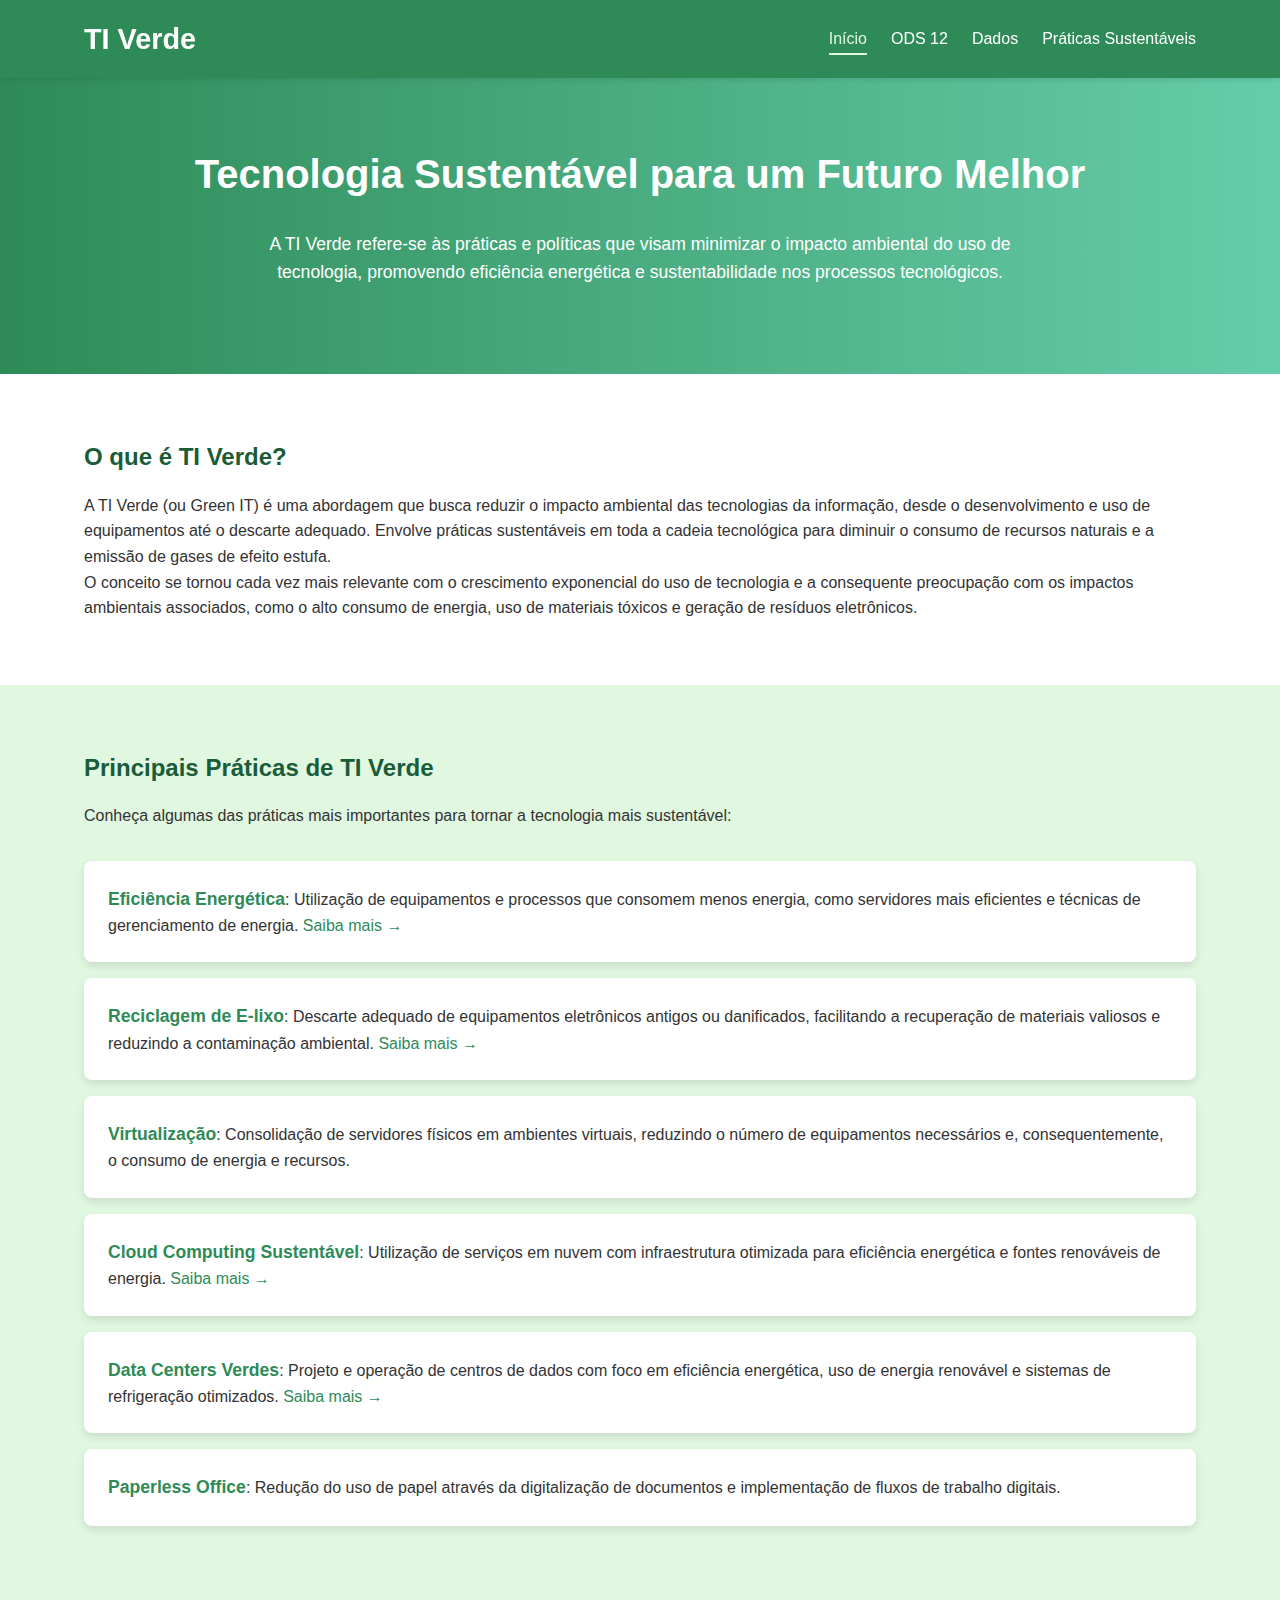
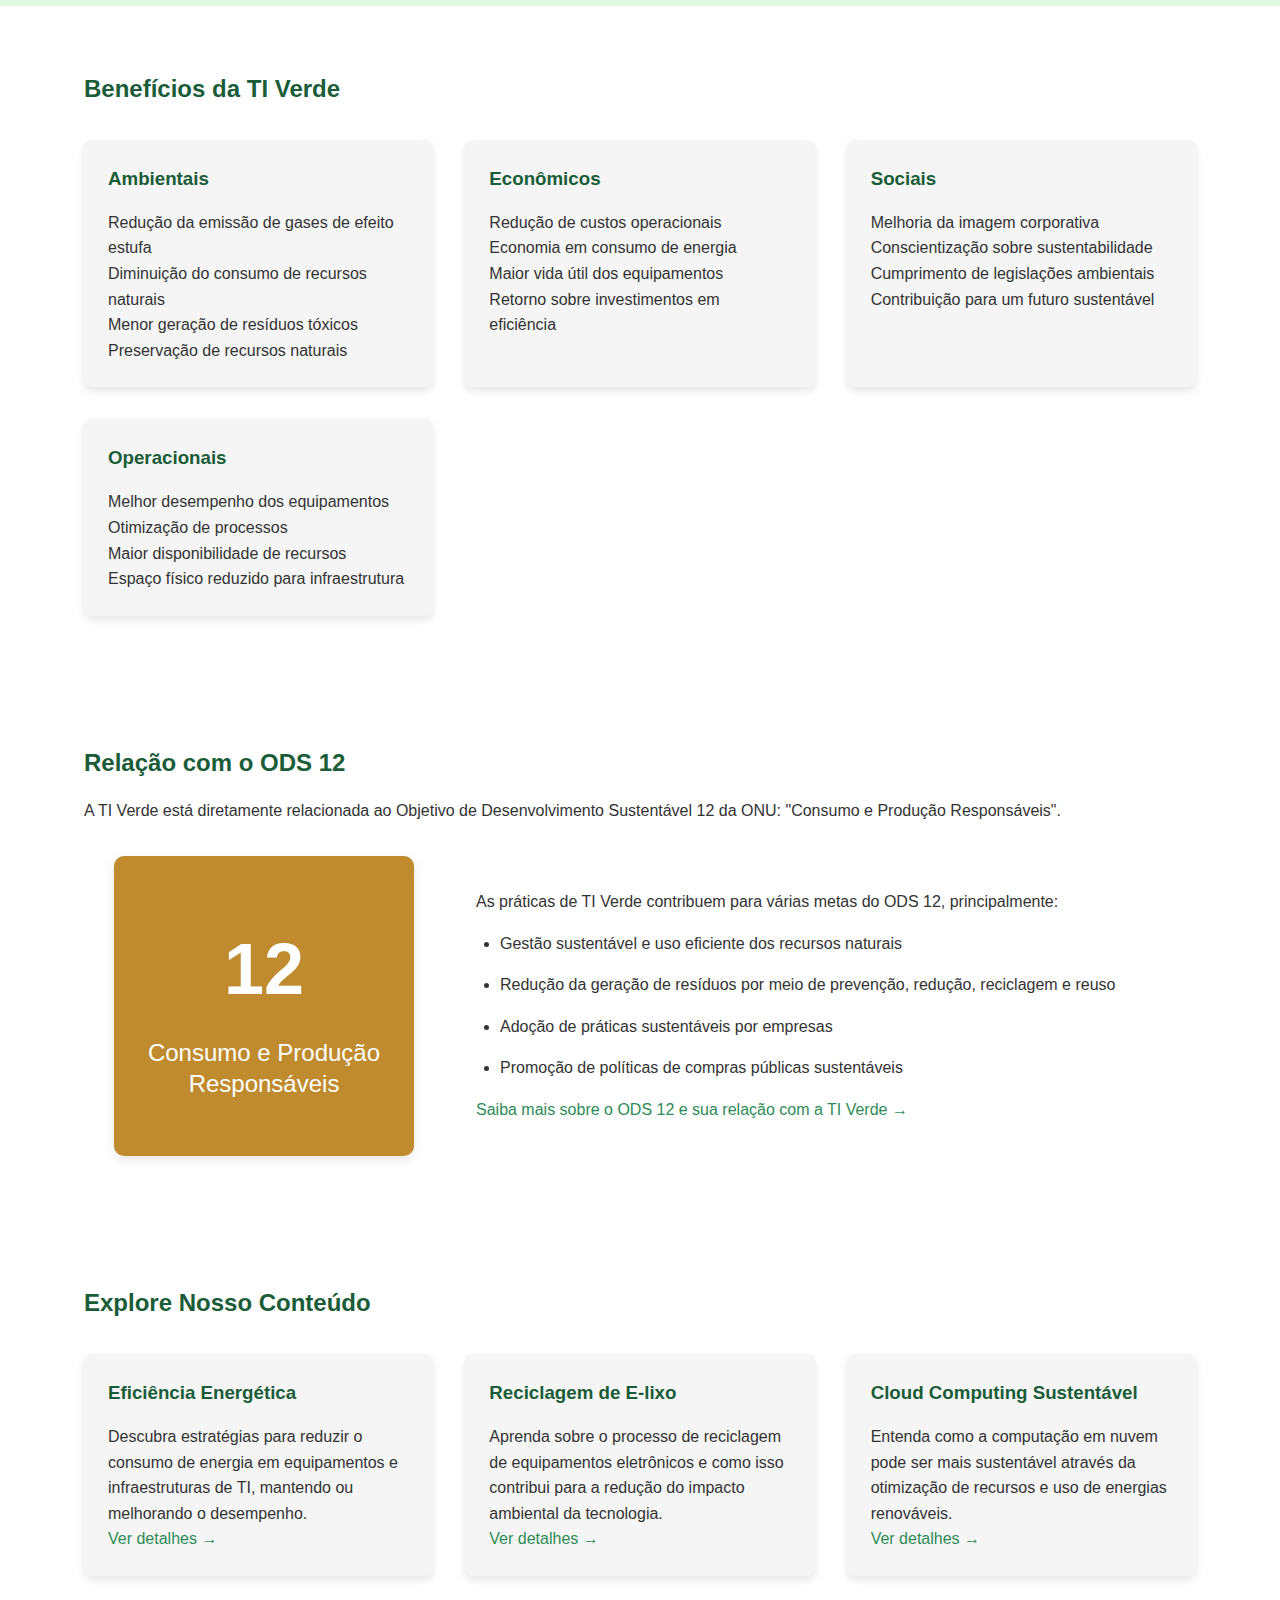
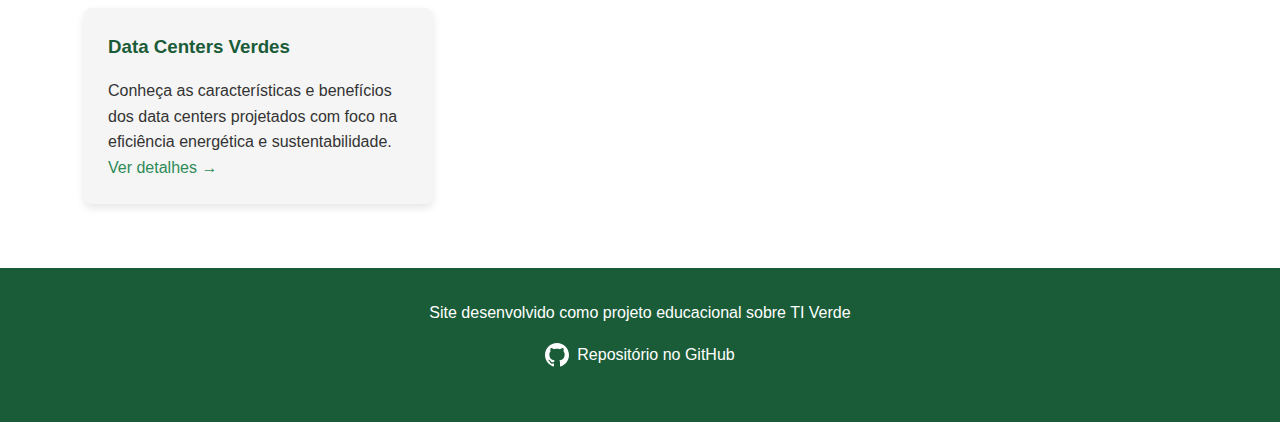
<file: index.html>
<!DOCTYPE html>
<html lang="pt-br">
<head>
    <meta charset="UTF-8">
    <meta name="viewport" content="width=device-width, initial-scale=1.0">
    <title>TI Verde - Tecnologia Sustentável</title>
    <link rel="stylesheet" href="css/styles.css">
</head>
<body>
    <header>
        <div class="container">
            <h1>TI Verde</h1>
            <nav>
                <ul>
                    <li><a href="index.html" class="active">Início</a></li>
                    <li><a href="ods12.html">ODS 12</a></li>
                    <li><a href="dados.html">Dados</a></li>
                    <li class="dropdown">
                        <a href="javascript:void(0)" class="dropbtn">Práticas Sustentáveis</a>
                        <div class="dropdown-content">
                            <a href="eficiencia-energetica.html">Eficiência Energética</a>
                            <a href="reciclagem-e-lixo.html">Reciclagem de E-lixo</a>
                            <a href="cloud-sustentavel.html">Cloud Computing</a>
                            <a href="datacenters-verdes.html">Data Centers Verdes</a>
                        </div>
                    </li>
                </ul>
            </nav>
        </div>
    </header>

    <main>
        <section class="hero">
            <div class="container">
                <h2>Tecnologia Sustentável para um Futuro Melhor</h2>
                <p>A TI Verde refere-se às práticas e políticas que visam minimizar o impacto ambiental do uso de tecnologia, promovendo eficiência energética e sustentabilidade nos processos tecnológicos.</p>
            </div>
        </section>

        <section class="content-section">
            <div class="container">
                <h2>O que é TI Verde?</h2>
                <p>A TI Verde (ou Green IT) é uma abordagem que busca reduzir o impacto ambiental das tecnologias da informação, desde o desenvolvimento e uso de equipamentos até o descarte adequado. Envolve práticas sustentáveis em toda a cadeia tecnológica para diminuir o consumo de recursos naturais e a emissão de gases de efeito estufa.</p>
                
                <p>O conceito se tornou cada vez mais relevante com o crescimento exponencial do uso de tecnologia e a consequente preocupação com os impactos ambientais associados, como o alto consumo de energia, uso de materiais tóxicos e geração de resíduos eletrônicos.</p>
            </div>
        </section>

        <section class="practices-section">
            <div class="container">
                <h2>Principais Práticas de TI Verde</h2>
                <p>Conheça algumas das práticas mais importantes para tornar a tecnologia mais sustentável:</p>
                
                <ul class="practices-list">
                    <li>
                        <strong>Eficiência Energética</strong>: Utilização de equipamentos e processos que consomem menos energia, como servidores mais eficientes e técnicas de gerenciamento de energia. <a href="eficiencia-energetica.html">Saiba mais &rarr;</a>
                    </li>
                    <li>
                        <strong>Reciclagem de E-lixo</strong>: Descarte adequado de equipamentos eletrônicos antigos ou danificados, facilitando a recuperação de materiais valiosos e reduzindo a contaminação ambiental. <a href="reciclagem-e-lixo.html">Saiba mais &rarr;</a>
                    </li>
                    <li>
                        <strong>Virtualização</strong>: Consolidação de servidores físicos em ambientes virtuais, reduzindo o número de equipamentos necessários e, consequentemente, o consumo de energia e recursos.
                    </li>
                    <li>
                        <strong>Cloud Computing Sustentável</strong>: Utilização de serviços em nuvem com infraestrutura otimizada para eficiência energética e fontes renováveis de energia. <a href="cloud-sustentavel.html">Saiba mais &rarr;</a>
                    </li>
                    <li>
                        <strong>Data Centers Verdes</strong>: Projeto e operação de centros de dados com foco em eficiência energética, uso de energia renovável e sistemas de refrigeração otimizados. <a href="datacenters-verdes.html">Saiba mais &rarr;</a>
                    </li>
                    <li>
                        <strong>Paperless Office</strong>: Redução do uso de papel através da digitalização de documentos e implementação de fluxos de trabalho digitais.
                    </li>
                </ul>
            </div>
        </section>

        <section class="content-section">
            <div class="container">
                <h2>Benefícios da TI Verde</h2>
                <div class="content-grid">
                    <div class="content-item">
                        <h3>Ambientais</h3>
                        <ul>
                            <li>Redução da emissão de gases de efeito estufa</li>
                            <li>Diminuição do consumo de recursos naturais</li>
                            <li>Menor geração de resíduos tóxicos</li>
                            <li>Preservação de recursos naturais</li>
                        </ul>
                    </div>
                    <div class="content-item">
                        <h3>Econômicos</h3>
                        <ul>
                            <li>Redução de custos operacionais</li>
                            <li>Economia em consumo de energia</li>
                            <li>Maior vida útil dos equipamentos</li>
                            <li>Retorno sobre investimentos em eficiência</li>
                        </ul>
                    </div>
                    <div class="content-item">
                        <h3>Sociais</h3>
                        <ul>
                            <li>Melhoria da imagem corporativa</li>
                            <li>Conscientização sobre sustentabilidade</li>
                            <li>Cumprimento de legislações ambientais</li>
                            <li>Contribuição para um futuro sustentável</li>
                        </ul>
                    </div>
                    <div class="content-item">
                        <h3>Operacionais</h3>
                        <ul>
                            <li>Melhor desempenho dos equipamentos</li>
                            <li>Otimização de processos</li>
                            <li>Maior disponibilidade de recursos</li>
                            <li>Espaço físico reduzido para infraestrutura</li>
                        </ul>
                    </div>
                </div>
            </div>
        </section>

        <section class="ods">
            <div class="container">
                <h2>Relação com o ODS 12</h2>
                <p>A TI Verde está diretamente relacionada ao Objetivo de Desenvolvimento Sustentável 12 da ONU: "Consumo e Produção Responsáveis".</p>
                
                <div class="ods-content">
                    <div class="ods-image">
                        <div class="ods-placeholder">
                            <div class="ods-number">12</div>
                            <div class="ods-title">Consumo e Produção Responsáveis</div>
                        </div>
                    </div>
                    <div class="ods-text">
                        <p>As práticas de TI Verde contribuem para várias metas do ODS 12, principalmente:</p>
                        
                        <ul>
                            <li>Gestão sustentável e uso eficiente dos recursos naturais</li>
                            <li>Redução da geração de resíduos por meio de prevenção, redução, reciclagem e reuso</li>
                            <li>Adoção de práticas sustentáveis por empresas</li>
                            <li>Promoção de políticas de compras públicas sustentáveis</li>
                        </ul>
                        
                        <p><a href="ods12.html">Saiba mais sobre o ODS 12 e sua relação com a TI Verde &rarr;</a></p>
                    </div>
                </div>
            </div>
        </section>

        <section class="content-section">
            <div class="container">
                <h2>Explore Nosso Conteúdo</h2>
                <div class="content-grid">
                    <div class="content-item">
                        <h3>Eficiência Energética</h3>
                        <p>Descubra estratégias para reduzir o consumo de energia em equipamentos e infraestruturas de TI, mantendo ou melhorando o desempenho.</p>
                        <p><a href="eficiencia-energetica.html">Ver detalhes &rarr;</a></p>
                    </div>
                    <div class="content-item">
                        <h3>Reciclagem de E-lixo</h3>
                        <p>Aprenda sobre o processo de reciclagem de equipamentos eletrônicos e como isso contribui para a redução do impacto ambiental da tecnologia.</p>
                        <p><a href="reciclagem-e-lixo.html">Ver detalhes &rarr;</a></p>
                    </div>
                    <div class="content-item">
                        <h3>Cloud Computing Sustentável</h3>
                        <p>Entenda como a computação em nuvem pode ser mais sustentável através da otimização de recursos e uso de energias renováveis.</p>
                        <p><a href="cloud-sustentavel.html">Ver detalhes &rarr;</a></p>
                    </div>
                    <div class="content-item">
                        <h3>Data Centers Verdes</h3>
                        <p>Conheça as características e benefícios dos data centers projetados com foco na eficiência energética e sustentabilidade.</p>
                        <p><a href="datacenters-verdes.html">Ver detalhes &rarr;</a></p>
                    </div>
                </div>
            </div>
        </section>
    </main>

    <footer>
        <div class="container">
            <p>Site desenvolvido como projeto educacional sobre TI Verde</p>
            <p>
                <a href="https://github.com/seu-usuario/projeto-ti-verde" target="_blank">
                    <object data="img/github.svg" type="image/svg+xml" class="github-icon"></object>
                    Repositório no GitHub
                </a>
            </p>
        </div>
    </footer>
</body>
</html>
</file>
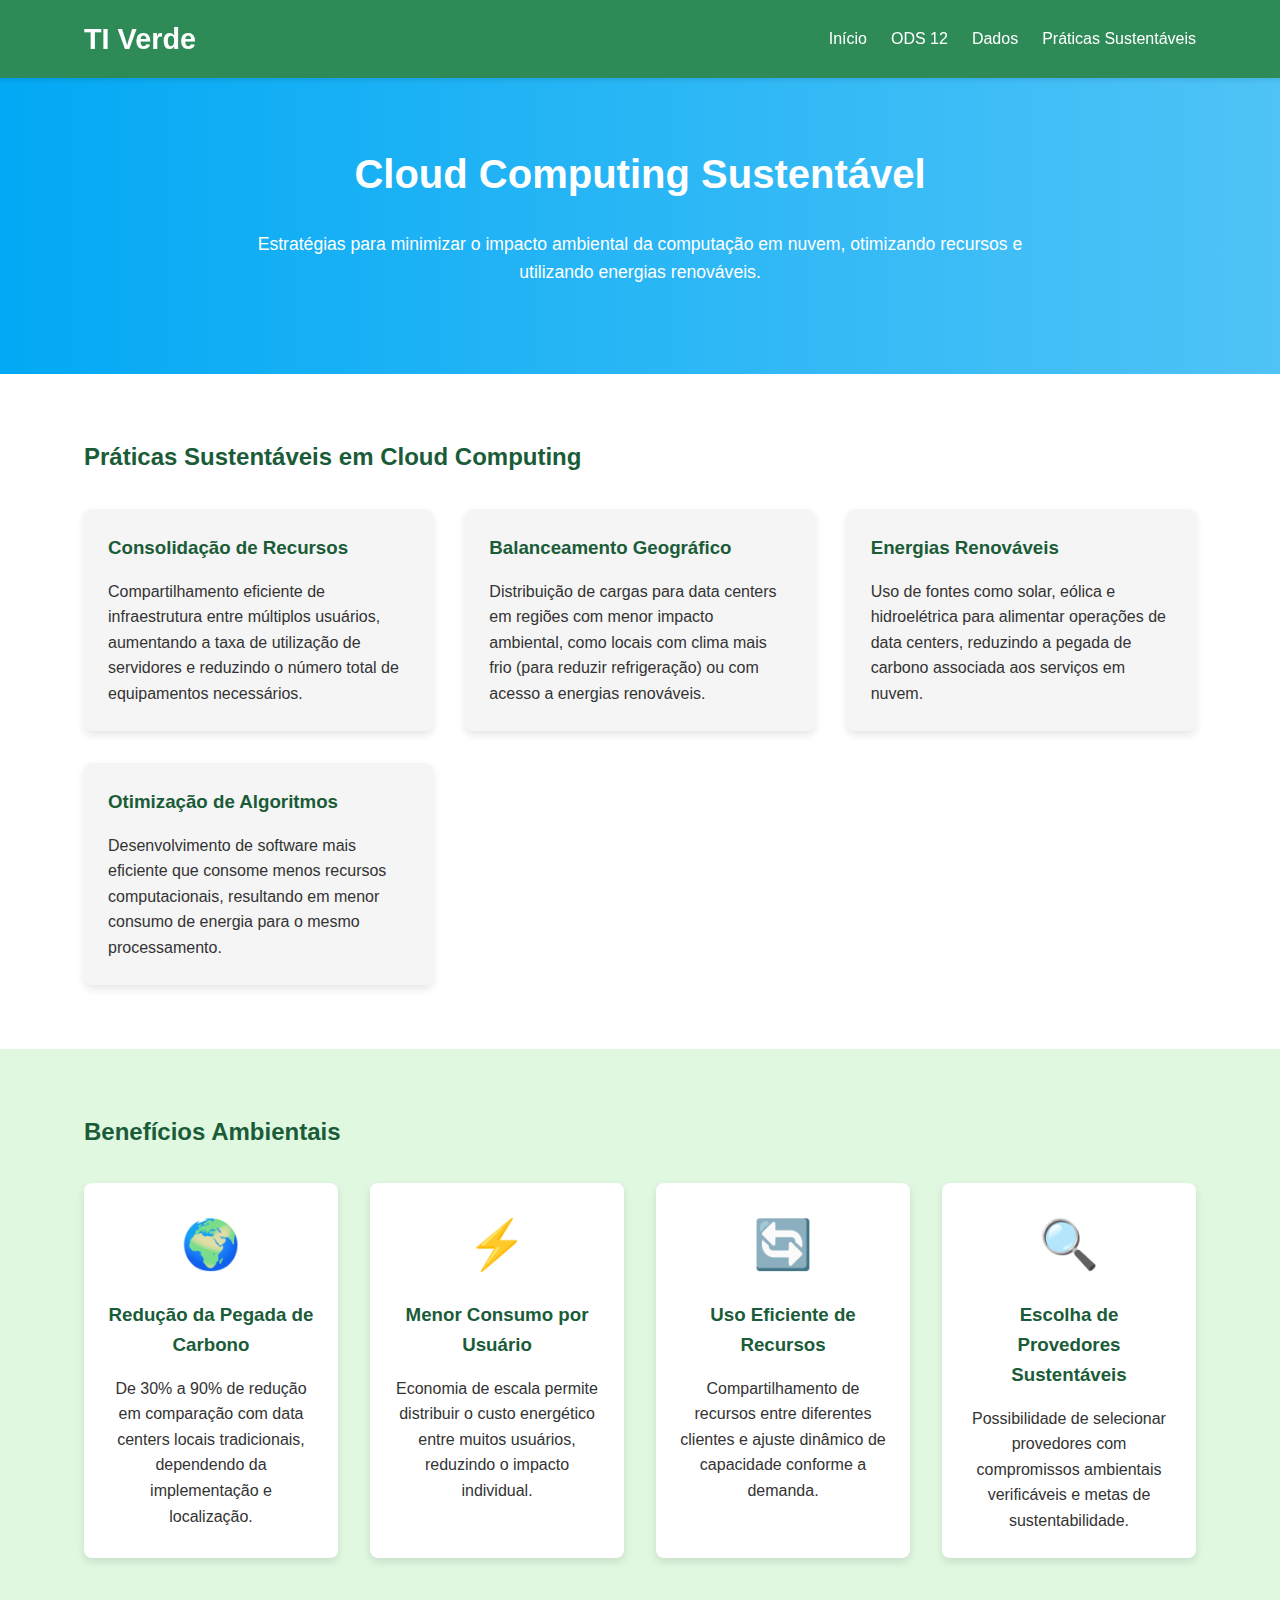
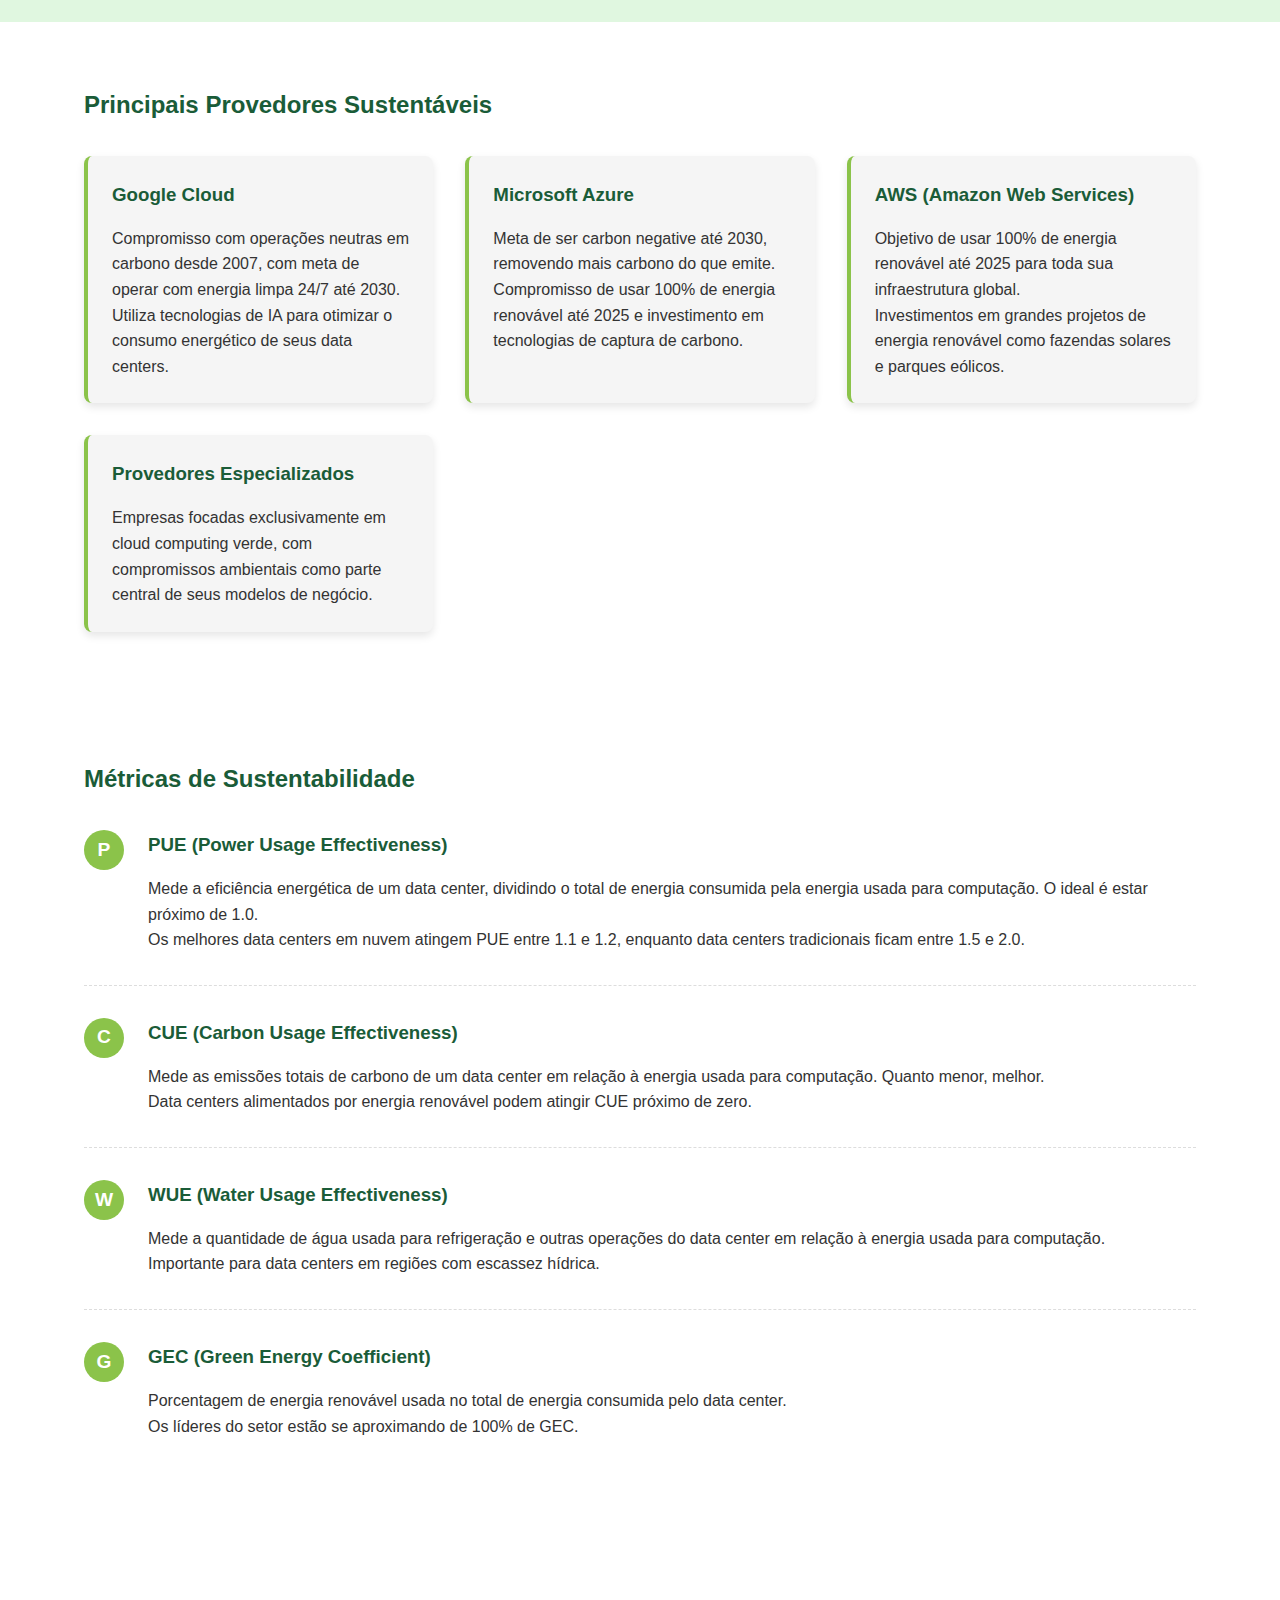
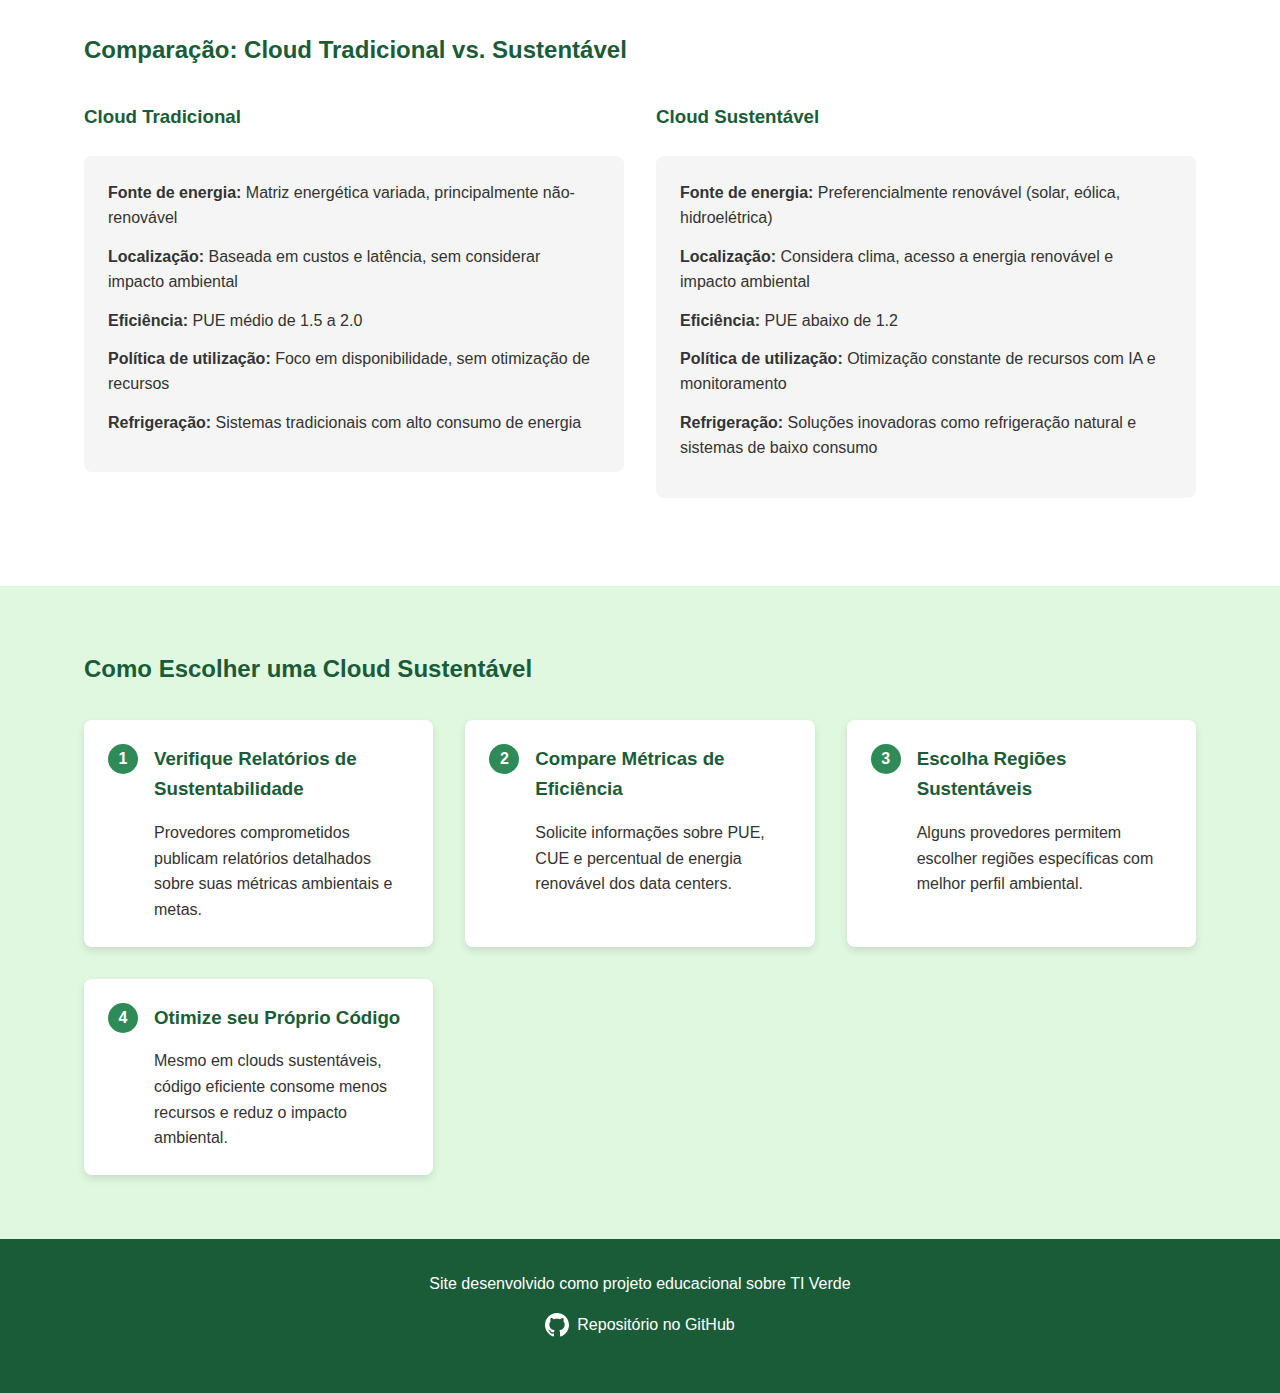
<file: cloud-sustentavel.html>
<!DOCTYPE html>
<html lang="pt-br">
<head>
    <meta charset="UTF-8">
    <meta name="viewport" content="width=device-width, initial-scale=1.0">
    <title>Cloud Computing Sustentável - TI Verde</title>
    <link rel="stylesheet" href="css/styles.css">
</head>
<body>
    <header>
        <div class="container">
            <h1>TI Verde</h1>
            <nav>
                <ul>
                    <li><a href="index.html">Início</a></li>
                    <li><a href="ods12.html">ODS 12</a></li>
                    <li><a href="dados.html">Dados</a></li>
                    <li class="dropdown">
                        <a href="javascript:void(0)" class="dropbtn">Práticas Sustentáveis</a>
                        <div class="dropdown-content">
                            <a href="eficiencia-energetica.html">Eficiência Energética</a>
                            <a href="reciclagem-e-lixo.html">Reciclagem de E-lixo</a>
                            <a href="cloud-sustentavel.html" class="active">Cloud Computing</a>
                            <a href="datacenters-verdes.html">Data Centers Verdes</a>
                        </div>
                    </li>
                </ul>
            </nav>
        </div>
    </header>

    <main>
        <section class="hero cloud-hero">
            <div class="container">
                <h2>Cloud Computing Sustentável</h2>
                <p>Estratégias para minimizar o impacto ambiental da computação em nuvem, otimizando recursos e utilizando energias renováveis.</p>
            </div>
        </section>

        <section class="content-section">
            <div class="container">
                <h2>Práticas Sustentáveis em Cloud Computing</h2>
                <div class="content-grid">
                    <div class="content-item">
                        <h3>Consolidação de Recursos</h3>
                        <p>Compartilhamento eficiente de infraestrutura entre múltiplos usuários, aumentando a taxa de utilização de servidores e reduzindo o número total de equipamentos necessários.</p>
                    </div>
                    <div class="content-item">
                        <h3>Balanceamento Geográfico</h3>
                        <p>Distribuição de cargas para data centers em regiões com menor impacto ambiental, como locais com clima mais frio (para reduzir refrigeração) ou com acesso a energias renováveis.</p>
                    </div>
                    <div class="content-item">
                        <h3>Energias Renováveis</h3>
                        <p>Uso de fontes como solar, eólica e hidroelétrica para alimentar operações de data centers, reduzindo a pegada de carbono associada aos serviços em nuvem.</p>
                    </div>
                    <div class="content-item">
                        <h3>Otimização de Algoritmos</h3>
                        <p>Desenvolvimento de software mais eficiente que consome menos recursos computacionais, resultando em menor consumo de energia para o mesmo processamento.</p>
                    </div>
                </div>
            </div>
        </section>

        <section class="benefits-section">
            <div class="container">
                <h2>Benefícios Ambientais</h2>
                <div class="benefits-grid">
                    <div class="benefit-item">
                        <div class="benefit-icon">🌍</div>
                        <h3>Redução da Pegada de Carbono</h3>
                        <p>De 30% a 90% de redução em comparação com data centers locais tradicionais, dependendo da implementação e localização.</p>
                    </div>
                    <div class="benefit-item">
                        <div class="benefit-icon">⚡</div>
                        <h3>Menor Consumo por Usuário</h3>
                        <p>Economia de escala permite distribuir o custo energético entre muitos usuários, reduzindo o impacto individual.</p>
                    </div>
                    <div class="benefit-item">
                        <div class="benefit-icon">🔄</div>
                        <h3>Uso Eficiente de Recursos</h3>
                        <p>Compartilhamento de recursos entre diferentes clientes e ajuste dinâmico de capacidade conforme a demanda.</p>
                    </div>
                    <div class="benefit-item">
                        <div class="benefit-icon">🔍</div>
                        <h3>Escolha de Provedores Sustentáveis</h3>
                        <p>Possibilidade de selecionar provedores com compromissos ambientais verificáveis e metas de sustentabilidade.</p>
                    </div>
                </div>
            </div>
        </section>

        <section class="certifications-section">
            <div class="container">
                <h2>Principais Provedores Sustentáveis</h2>
                <div class="certifications-list">
                    <div class="certification-item">
                        <h3>Google Cloud</h3>
                        <p>Compromisso com operações neutras em carbono desde 2007, com meta de operar com energia limpa 24/7 até 2030.</p>
                        <p>Utiliza tecnologias de IA para otimizar o consumo energético de seus data centers.</p>
                    </div>
                    <div class="certification-item">
                        <h3>Microsoft Azure</h3>
                        <p>Meta de ser carbon negative até 2030, removendo mais carbono do que emite.</p>
                        <p>Compromisso de usar 100% de energia renovável até 2025 e investimento em tecnologias de captura de carbono.</p>
                    </div>
                    <div class="certification-item">
                        <h3>AWS (Amazon Web Services)</h3>
                        <p>Objetivo de usar 100% de energia renovável até 2025 para toda sua infraestrutura global.</p>
                        <p>Investimentos em grandes projetos de energia renovável como fazendas solares e parques eólicos.</p>
                    </div>
                    <div class="certification-item">
                        <h3>Provedores Especializados</h3>
                        <p>Empresas focadas exclusivamente em cloud computing verde, com compromissos ambientais como parte central de seus modelos de negócio.</p>
                    </div>
                </div>
            </div>
        </section>

        <section class="process-section">
            <div class="container">
                <h2>Métricas de Sustentabilidade</h2>
                <div class="process-flow">
                    <div class="process-step">
                        <div class="step-number">P</div>
                        <div class="step-content">
                            <h3>PUE (Power Usage Effectiveness)</h3>
                            <p>Mede a eficiência energética de um data center, dividindo o total de energia consumida pela energia usada para computação. O ideal é estar próximo de 1.0.</p>
                            <p>Os melhores data centers em nuvem atingem PUE entre 1.1 e 1.2, enquanto data centers tradicionais ficam entre 1.5 e 2.0.</p>
                        </div>
                    </div>
                    <div class="process-step">
                        <div class="step-number">C</div>
                        <div class="step-content">
                            <h3>CUE (Carbon Usage Effectiveness)</h3>
                            <p>Mede as emissões totais de carbono de um data center em relação à energia usada para computação. Quanto menor, melhor.</p>
                            <p>Data centers alimentados por energia renovável podem atingir CUE próximo de zero.</p>
                        </div>
                    </div>
                    <div class="process-step">
                        <div class="step-number">W</div>
                        <div class="step-content">
                            <h3>WUE (Water Usage Effectiveness)</h3>
                            <p>Mede a quantidade de água usada para refrigeração e outras operações do data center em relação à energia usada para computação.</p>
                            <p>Importante para data centers em regiões com escassez hídrica.</p>
                        </div>
                    </div>
                    <div class="process-step">
                        <div class="step-number">G</div>
                        <div class="step-content">
                            <h3>GEC (Green Energy Coefficient)</h3>
                            <p>Porcentagem de energia renovável usada no total de energia consumida pelo data center.</p>
                            <p>Os líderes do setor estão se aproximando de 100% de GEC.</p>
                        </div>
                    </div>
                </div>
            </div>
        </section>

        <section class="case-study">
            <div class="container">
                <h2>Comparação: Cloud Tradicional vs. Sustentável</h2>
                <div class="case-content">
                    <div class="case-text">
                        <h3>Cloud Tradicional</h3>
                        <ul class="case-results">
                            <li><strong>Fonte de energia:</strong> Matriz energética variada, principalmente não-renovável</li>
                            <li><strong>Localização:</strong> Baseada em custos e latência, sem considerar impacto ambiental</li>
                            <li><strong>Eficiência:</strong> PUE médio de 1.5 a 2.0</li>
                            <li><strong>Política de utilização:</strong> Foco em disponibilidade, sem otimização de recursos</li>
                            <li><strong>Refrigeração:</strong> Sistemas tradicionais com alto consumo de energia</li>
                        </ul>
                    </div>
                    <div class="case-text">
                        <h3>Cloud Sustentável</h3>
                        <ul class="case-results">
                            <li><strong>Fonte de energia:</strong> Preferencialmente renovável (solar, eólica, hidroelétrica)</li>
                            <li><strong>Localização:</strong> Considera clima, acesso a energia renovável e impacto ambiental</li>
                            <li><strong>Eficiência:</strong> PUE abaixo de 1.2</li>
                            <li><strong>Política de utilização:</strong> Otimização constante de recursos com IA e monitoramento</li>
                            <li><strong>Refrigeração:</strong> Soluções inovadoras como refrigeração natural e sistemas de baixo consumo</li>
                        </ul>
                    </div>
                </div>
            </div>
        </section>

        <section class="tips-section">
            <div class="container">
                <h2>Como Escolher uma Cloud Sustentável</h2>
                <div class="tips-grid">
                    <div class="tip-item">
                        <div class="tip-number">1</div>
                        <div class="tip-content">
                            <h3>Verifique Relatórios de Sustentabilidade</h3>
                            <p>Provedores comprometidos publicam relatórios detalhados sobre suas métricas ambientais e metas.</p>
                        </div>
                    </div>
                    <div class="tip-item">
                        <div class="tip-number">2</div>
                        <div class="tip-content">
                            <h3>Compare Métricas de Eficiência</h3>
                            <p>Solicite informações sobre PUE, CUE e percentual de energia renovável dos data centers.</p>
                        </div>
                    </div>
                    <div class="tip-item">
                        <div class="tip-number">3</div>
                        <div class="tip-content">
                            <h3>Escolha Regiões Sustentáveis</h3>
                            <p>Alguns provedores permitem escolher regiões específicas com melhor perfil ambiental.</p>
                        </div>
                    </div>
                    <div class="tip-item">
                        <div class="tip-number">4</div>
                        <div class="tip-content">
                            <h3>Otimize seu Próprio Código</h3>
                            <p>Mesmo em clouds sustentáveis, código eficiente consome menos recursos e reduz o impacto ambiental.</p>
                        </div>
                    </div>
                </div>
            </div>
        </section>
    </main>

    <footer>
        <div class="container">
            <p>Site desenvolvido como projeto educacional sobre TI Verde</p>
            <p>
                <a href="https://github.com/seu-usuario/projeto-ti-verde" target="_blank">
                    <object data="img/github.svg" type="image/svg+xml" class="github-icon"></object>
                    Repositório no GitHub
                </a>
            </p>
        </div>
    </footer>
</body>
</html>
</file>
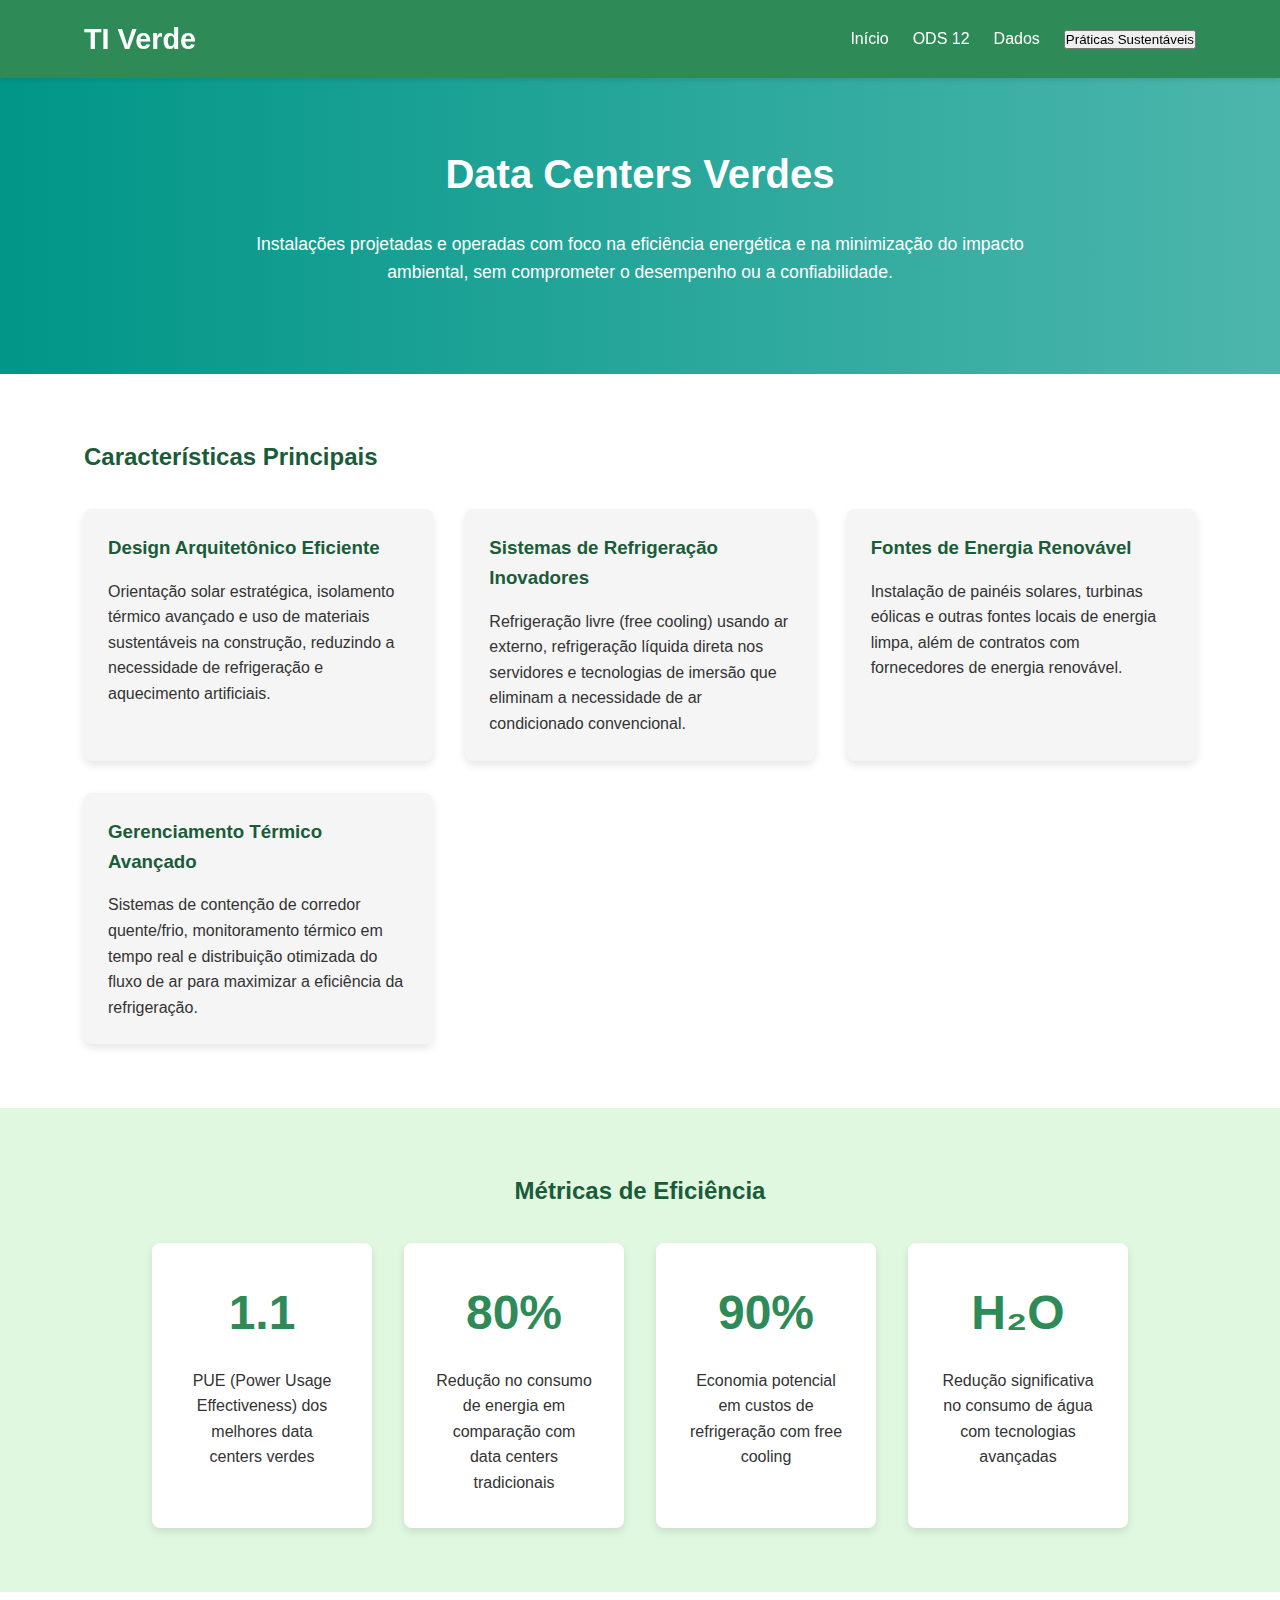
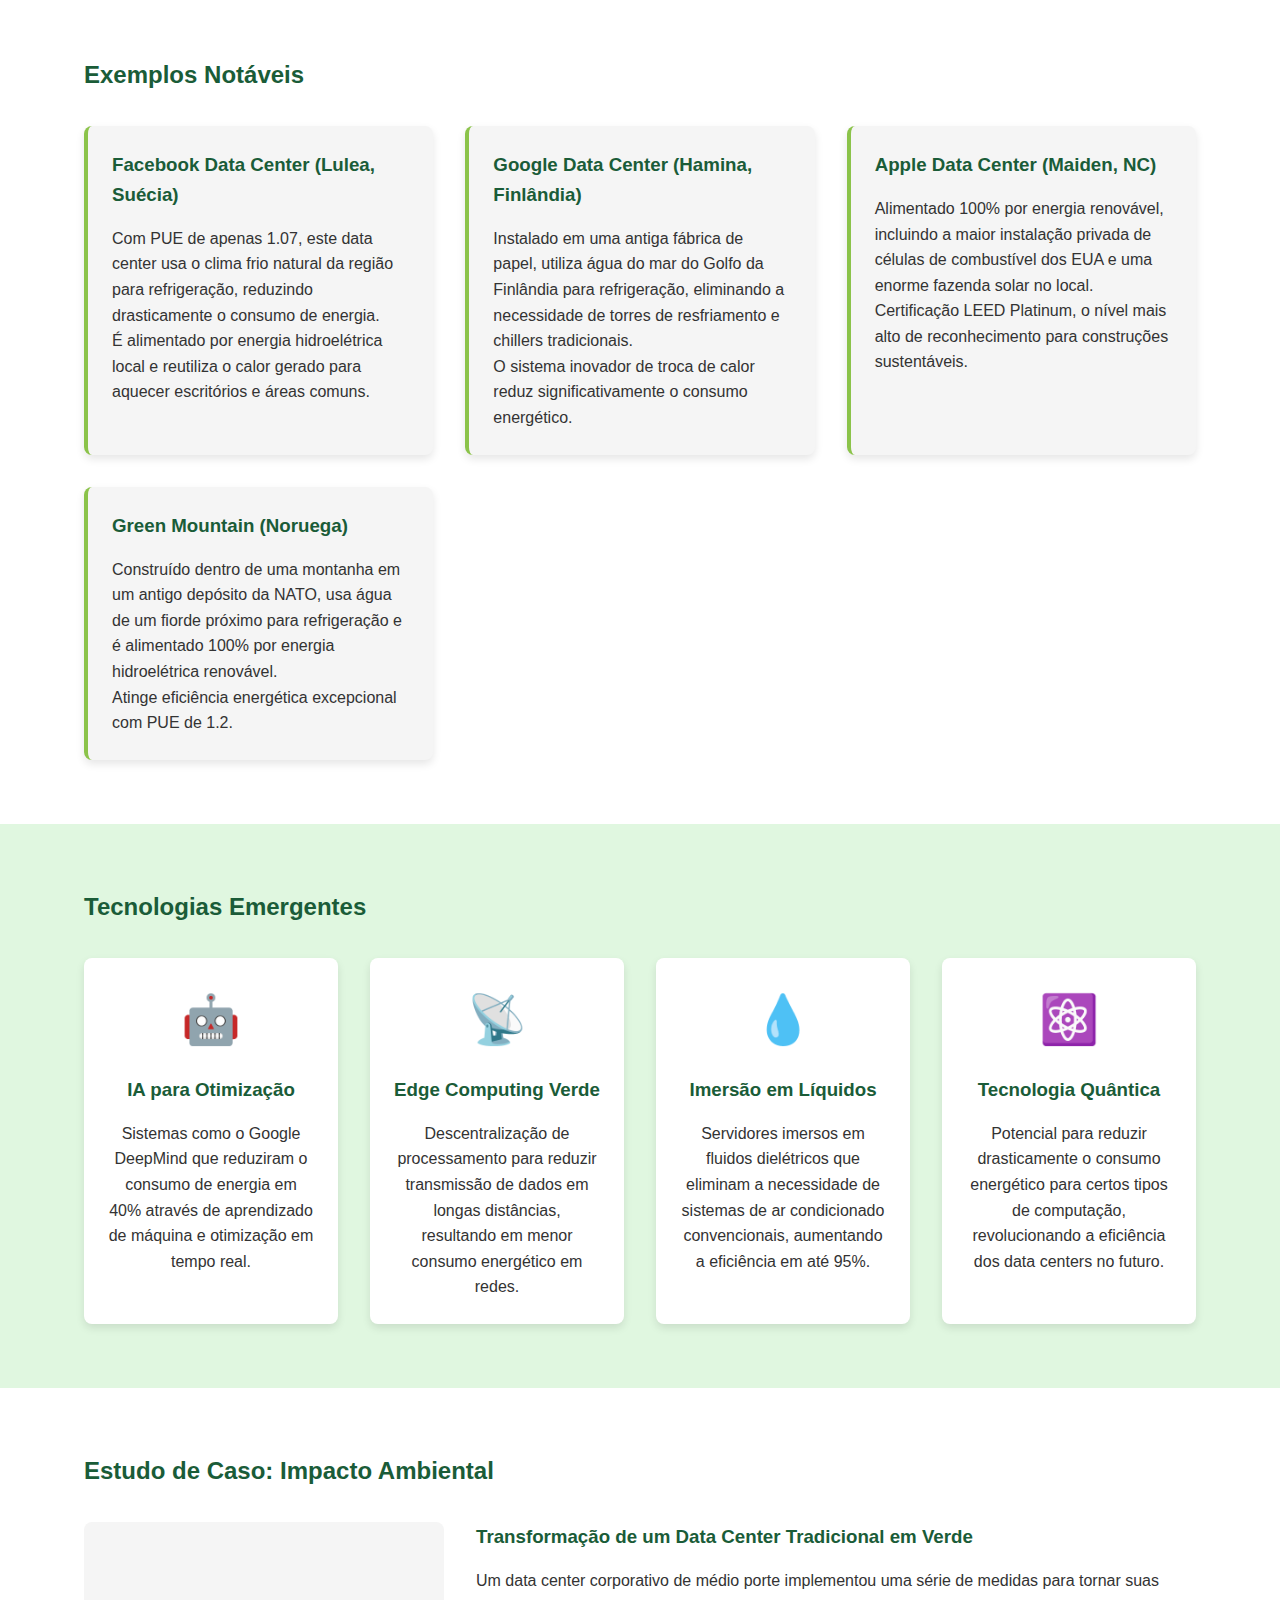
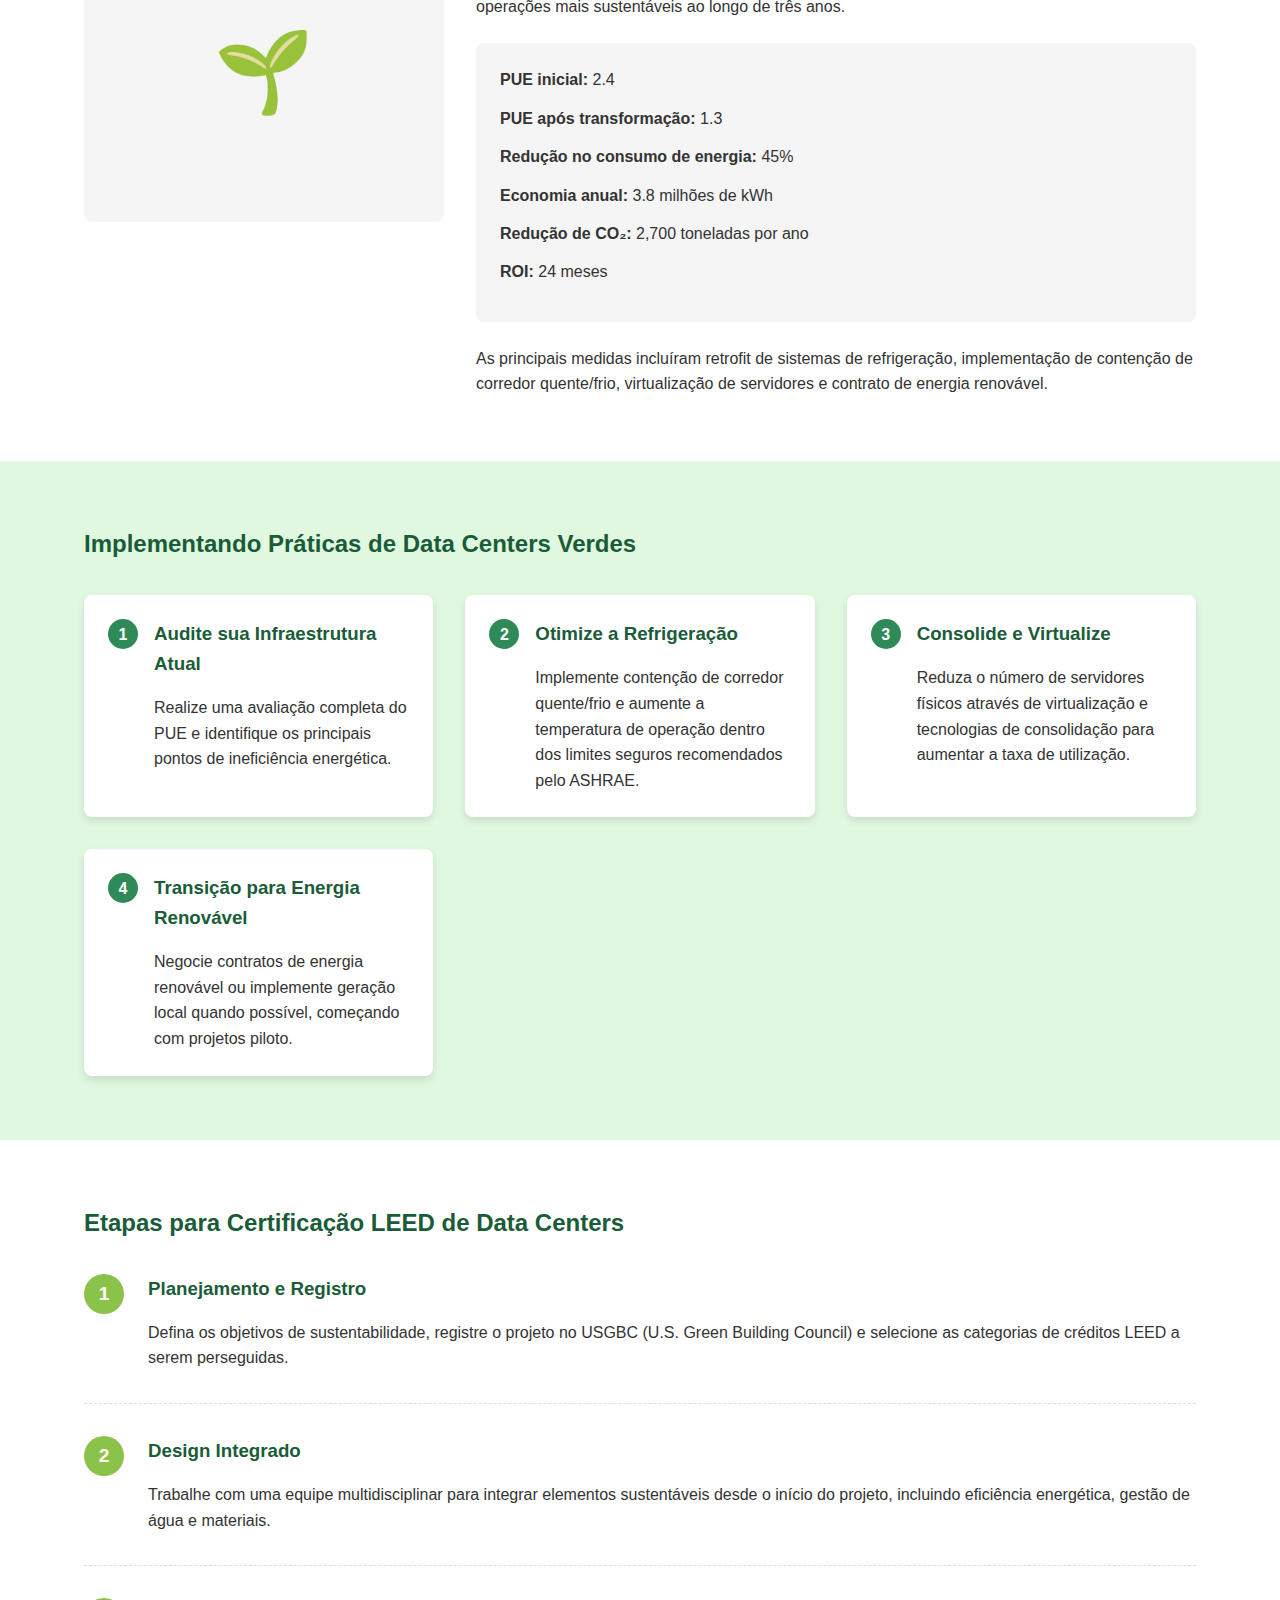
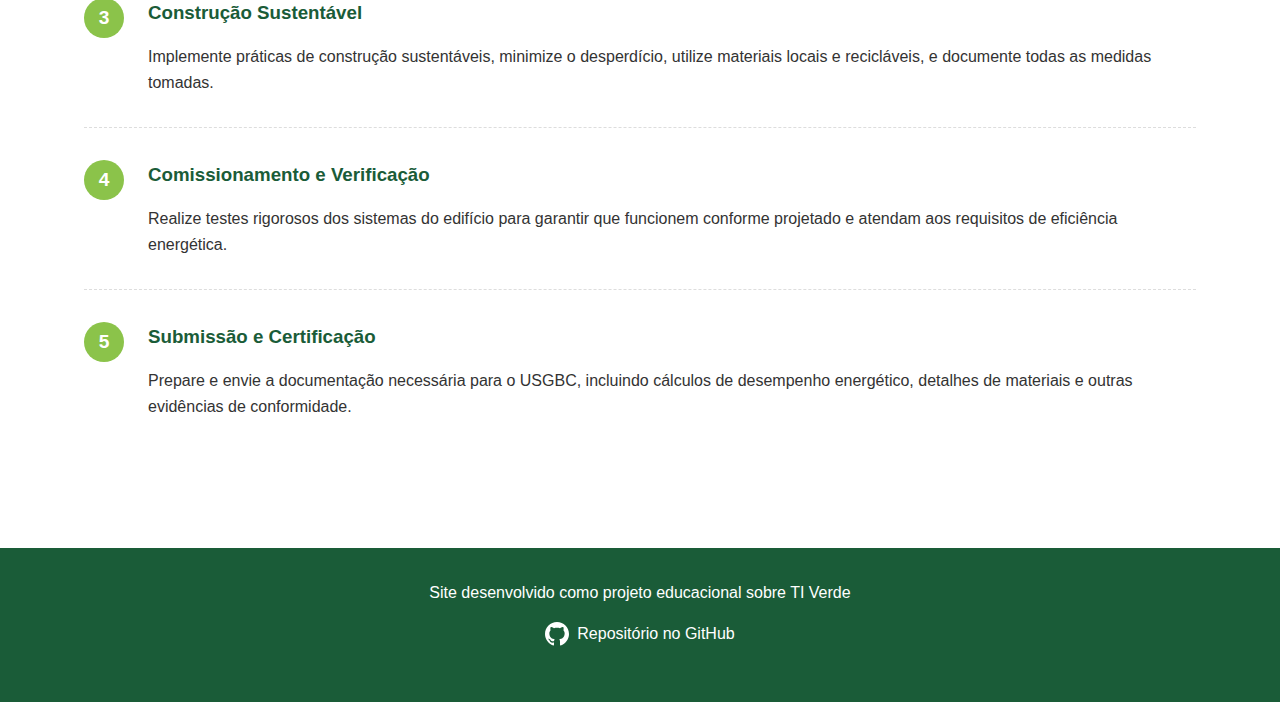
<file: datacenters-verdes.html>
<!DOCTYPE html>
<html lang="pt-br">
<head>
    <meta charset="UTF-8">
    <meta name="viewport" content="width=device-width, initial-scale=1.0">
    <title>Data Centers Verdes - TI Verde</title>
    <link rel="stylesheet" href="css/styles.css">
</head>
<body>
    <header>
        <div class="container">
            <h1>TI Verde</h1>
            <button class="hamburger">
                <span></span>
                <span></span>
                <span></span>
            </button>
            <nav>
                <ul>
                    <li><a href="index.html">Início</a></li>
                    <li><a href="ods12.html">ODS 12</a></li>
                    <li><a href="dados.html">Dados</a></li>
                    <li class="dropdown">
                        <button class="dropbtn" aria-haspopup="true">Práticas Sustentáveis</button>
                        <div class="dropdown-content">
                            <a href="eficiencia-energetica.html">Eficiência Energética</a>
                            <a href="reciclagem-e-lixo.html">Reciclagem de E-lixo</a>
                            <a href="cloud-sustentavel.html">Cloud Computing</a>
                            <a href="datacenters-verdes.html" class="active">Data Centers Verdes</a>
                        </div>
                    </li>
                </ul>
            </nav>
        </div>
    </header>

    <main>
        <section class="hero datacenter-hero">
            <div class="container">
                <h2>Data Centers Verdes</h2>
                <p>Instalações projetadas e operadas com foco na eficiência energética e na minimização do impacto ambiental, sem comprometer o desempenho ou a confiabilidade.</p>
            </div>
        </section>

        <section class="content-section">
            <div class="container">
                <h2>Características Principais</h2>
                <div class="content-grid">
                    <div class="content-item">
                        <h3>Design Arquitetônico Eficiente</h3>
                        <p>Orientação solar estratégica, isolamento térmico avançado e uso de materiais sustentáveis na construção, reduzindo a necessidade de refrigeração e aquecimento artificiais.</p>
                    </div>
                    <div class="content-item">
                        <h3>Sistemas de Refrigeração Inovadores</h3>
                        <p>Refrigeração livre (free cooling) usando ar externo, refrigeração líquida direta nos servidores e tecnologias de imersão que eliminam a necessidade de ar condicionado convencional.</p>
                    </div>
                    <div class="content-item">
                        <h3>Fontes de Energia Renovável</h3>
                        <p>Instalação de painéis solares, turbinas eólicas e outras fontes locais de energia limpa, além de contratos com fornecedores de energia renovável.</p>
                    </div>
                    <div class="content-item">
                        <h3>Gerenciamento Térmico Avançado</h3>
                        <p>Sistemas de contenção de corredor quente/frio, monitoramento térmico em tempo real e distribuição otimizada do fluxo de ar para maximizar a eficiência da refrigeração.</p>
                    </div>
                </div>
            </div>
        </section>

        <section class="stats-section">
            <div class="container">
                <h2>Métricas de Eficiência</h2>
                <div class="stats-container">
                    <div class="stat-box">
                        <div class="stat-number">1.1</div>
                        <p>PUE (Power Usage Effectiveness) dos melhores data centers verdes</p>
                    </div>
                    <div class="stat-box">
                        <div class="stat-number">80%</div>
                        <p>Redução no consumo de energia em comparação com data centers tradicionais</p>
                    </div>
                    <div class="stat-box">
                        <div class="stat-number">90%</div>
                        <p>Economia potencial em custos de refrigeração com free cooling</p>
                    </div>
                    <div class="stat-box">
                        <div class="stat-number">H₂O</div>
                        <p>Redução significativa no consumo de água com tecnologias avançadas</p>
                    </div>
                </div>
            </div>
        </section>

        <section class="certifications-section">
            <div class="container">
                <h2>Exemplos Notáveis</h2>
                <div class="certifications-list">
                    <div class="certification-item">
                        <h3>Facebook Data Center (Lulea, Suécia)</h3>
                        <p>Com PUE de apenas 1.07, este data center usa o clima frio natural da região para refrigeração, reduzindo drasticamente o consumo de energia.</p>
                        <p>É alimentado por energia hidroelétrica local e reutiliza o calor gerado para aquecer escritórios e áreas comuns.</p>
                    </div>
                    <div class="certification-item">
                        <h3>Google Data Center (Hamina, Finlândia)</h3>
                        <p>Instalado em uma antiga fábrica de papel, utiliza água do mar do Golfo da Finlândia para refrigeração, eliminando a necessidade de torres de resfriamento e chillers tradicionais.</p>
                        <p>O sistema inovador de troca de calor reduz significativamente o consumo energético.</p>
                    </div>
                    <div class="certification-item">
                        <h3>Apple Data Center (Maiden, NC)</h3>
                        <p>Alimentado 100% por energia renovável, incluindo a maior instalação privada de células de combustível dos EUA e uma enorme fazenda solar no local.</p>
                        <p>Certificação LEED Platinum, o nível mais alto de reconhecimento para construções sustentáveis.</p>
                    </div>
                    <div class="certification-item">
                        <h3>Green Mountain (Noruega)</h3>
                        <p>Construído dentro de uma montanha em um antigo depósito da NATO, usa água de um fiorde próximo para refrigeração e é alimentado 100% por energia hidroelétrica renovável.</p>
                        <p>Atinge eficiência energética excepcional com PUE de 1.2.</p>
                    </div>
                </div>
            </div>
        </section>

        <section class="benefits-section">
            <div class="container">
                <h2>Tecnologias Emergentes</h2>
                <div class="benefits-grid">
                    <div class="benefit-item">
                        <div class="benefit-icon">🤖</div>
                        <h3>IA para Otimização</h3>
                        <p>Sistemas como o Google DeepMind que reduziram o consumo de energia em 40% através de aprendizado de máquina e otimização em tempo real.</p>
                    </div>
                    <div class="benefit-item">
                        <div class="benefit-icon">📡</div>
                        <h3>Edge Computing Verde</h3>
                        <p>Descentralização de processamento para reduzir transmissão de dados em longas distâncias, resultando em menor consumo energético em redes.</p>
                    </div>
                    <div class="benefit-item">
                        <div class="benefit-icon">💧</div>
                        <h3>Imersão em Líquidos</h3>
                        <p>Servidores imersos em fluidos dielétricos que eliminam a necessidade de sistemas de ar condicionado convencionais, aumentando a eficiência em até 95%.</p>
                    </div>
                    <div class="benefit-item">
                        <div class="benefit-icon">⚛️</div>
                        <h3>Tecnologia Quântica</h3>
                        <p>Potencial para reduzir drasticamente o consumo energético para certos tipos de computação, revolucionando a eficiência dos data centers no futuro.</p>
                    </div>
                </div>
            </div>
        </section>

        <section class="case-study">
            <div class="container">
                <h2>Estudo de Caso: Impacto Ambiental</h2>
                <div class="case-content">
                    <div class="case-image">
                        <!-- Placeholder para imagem ilustrativa -->
                        <div class="placeholder-image">
                            <div class="energy-icon">🌱</div>
                        </div>
                    </div>
                    <div class="case-text">
                        <h3>Transformação de um Data Center Tradicional em Verde</h3>
                        <p>Um data center corporativo de médio porte implementou uma série de medidas para tornar suas operações mais sustentáveis ao longo de três anos.</p>
                        <ul class="case-results">
                            <li><strong>PUE inicial:</strong> 2.4</li>
                            <li><strong>PUE após transformação:</strong> 1.3</li>
                            <li><strong>Redução no consumo de energia:</strong> 45%</li>
                            <li><strong>Economia anual:</strong> 3.8 milhões de kWh</li>
                            <li><strong>Redução de CO₂:</strong> 2,700 toneladas por ano</li>
                            <li><strong>ROI:</strong> 24 meses</li>
                        </ul>
                        <p>As principais medidas incluíram retrofit de sistemas de refrigeração, implementação de contenção de corredor quente/frio, virtualização de servidores e contrato de energia renovável.</p>
                    </div>
                </div>
            </div>
        </section>

        <section class="tips-section">
            <div class="container">
                <h2>Implementando Práticas de Data Centers Verdes</h2>
                <div class="tips-grid">
                    <div class="tip-item">
                        <div class="tip-number">1</div>
                        <div class="tip-content">
                            <h3>Audite sua Infraestrutura Atual</h3>
                            <p>Realize uma avaliação completa do PUE e identifique os principais pontos de ineficiência energética.</p>
                        </div>
                    </div>
                    <div class="tip-item">
                        <div class="tip-number">2</div>
                        <div class="tip-content">
                            <h3>Otimize a Refrigeração</h3>
                            <p>Implemente contenção de corredor quente/frio e aumente a temperatura de operação dentro dos limites seguros recomendados pelo ASHRAE.</p>
                        </div>
                    </div>
                    <div class="tip-item">
                        <div class="tip-number">3</div>
                        <div class="tip-content">
                            <h3>Consolide e Virtualize</h3>
                            <p>Reduza o número de servidores físicos através de virtualização e tecnologias de consolidação para aumentar a taxa de utilização.</p>
                        </div>
                    </div>
                    <div class="tip-item">
                        <div class="tip-number">4</div>
                        <div class="tip-content">
                            <h3>Transição para Energia Renovável</h3>
                            <p>Negocie contratos de energia renovável ou implemente geração local quando possível, começando com projetos piloto.</p>
                        </div>
                    </div>
                </div>
            </div>
        </section>

        <section class="process-section">
            <div class="container">
                <h2>Etapas para Certificação LEED de Data Centers</h2>
                <div class="process-flow">
                    <div class="process-step">
                        <div class="step-number">1</div>
                        <div class="step-content">
                            <h3>Planejamento e Registro</h3>
                            <p>Defina os objetivos de sustentabilidade, registre o projeto no USGBC (U.S. Green Building Council) e selecione as categorias de créditos LEED a serem perseguidas.</p>
                        </div>
                    </div>
                    <div class="process-step">
                        <div class="step-number">2</div>
                        <div class="step-content">
                            <h3>Design Integrado</h3>
                            <p>Trabalhe com uma equipe multidisciplinar para integrar elementos sustentáveis desde o início do projeto, incluindo eficiência energética, gestão de água e materiais.</p>
                        </div>
                    </div>
                    <div class="process-step">
                        <div class="step-number">3</div>
                        <div class="step-content">
                            <h3>Construção Sustentável</h3>
                            <p>Implemente práticas de construção sustentáveis, minimize o desperdício, utilize materiais locais e recicláveis, e documente todas as medidas tomadas.</p>
                        </div>
                    </div>
                    <div class="process-step">
                        <div class="step-number">4</div>
                        <div class="step-content">
                            <h3>Comissionamento e Verificação</h3>
                            <p>Realize testes rigorosos dos sistemas do edifício para garantir que funcionem conforme projetado e atendam aos requisitos de eficiência energética.</p>
                        </div>
                    </div>
                    <div class="process-step">
                        <div class="step-number">5</div>
                        <div class="step-content">
                            <h3>Submissão e Certificação</h3>
                            <p>Prepare e envie a documentação necessária para o USGBC, incluindo cálculos de desempenho energético, detalhes de materiais e outras evidências de conformidade.</p>
                        </div>
                    </div>
                </div>
            </div>
        </section>
    </main>

    <footer>
        <div class="container">
            <p>Site desenvolvido como projeto educacional sobre TI Verde</p>
            <p>
                <a href="https://github.com/seu-usuario/projeto-ti-verde" target="_blank">
                    <object data="img/github.svg" type="image/svg+xml" class="github-icon"></object>
                    Repositório no GitHub
                </a>
            </p>
        </div>
    </footer>
    <script src="js/menu.js"></script>
</body>
</html>
</file>
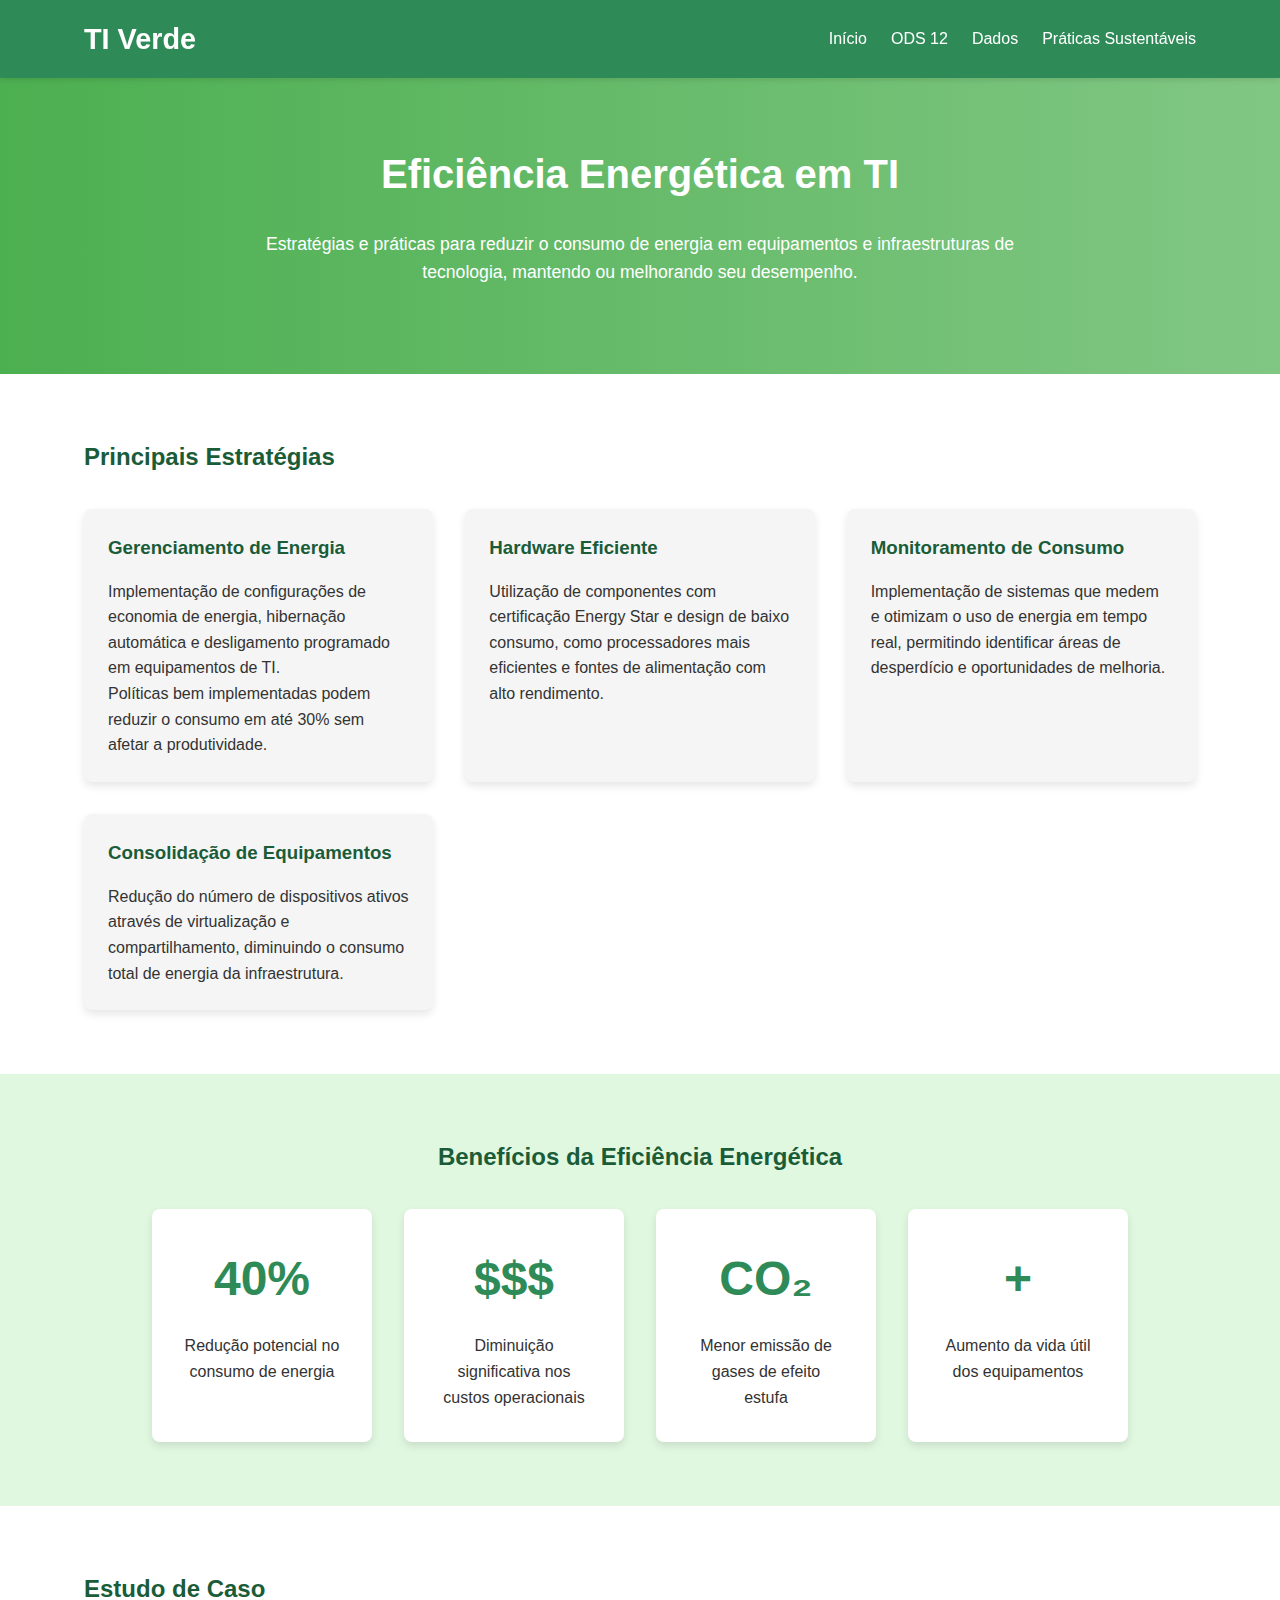
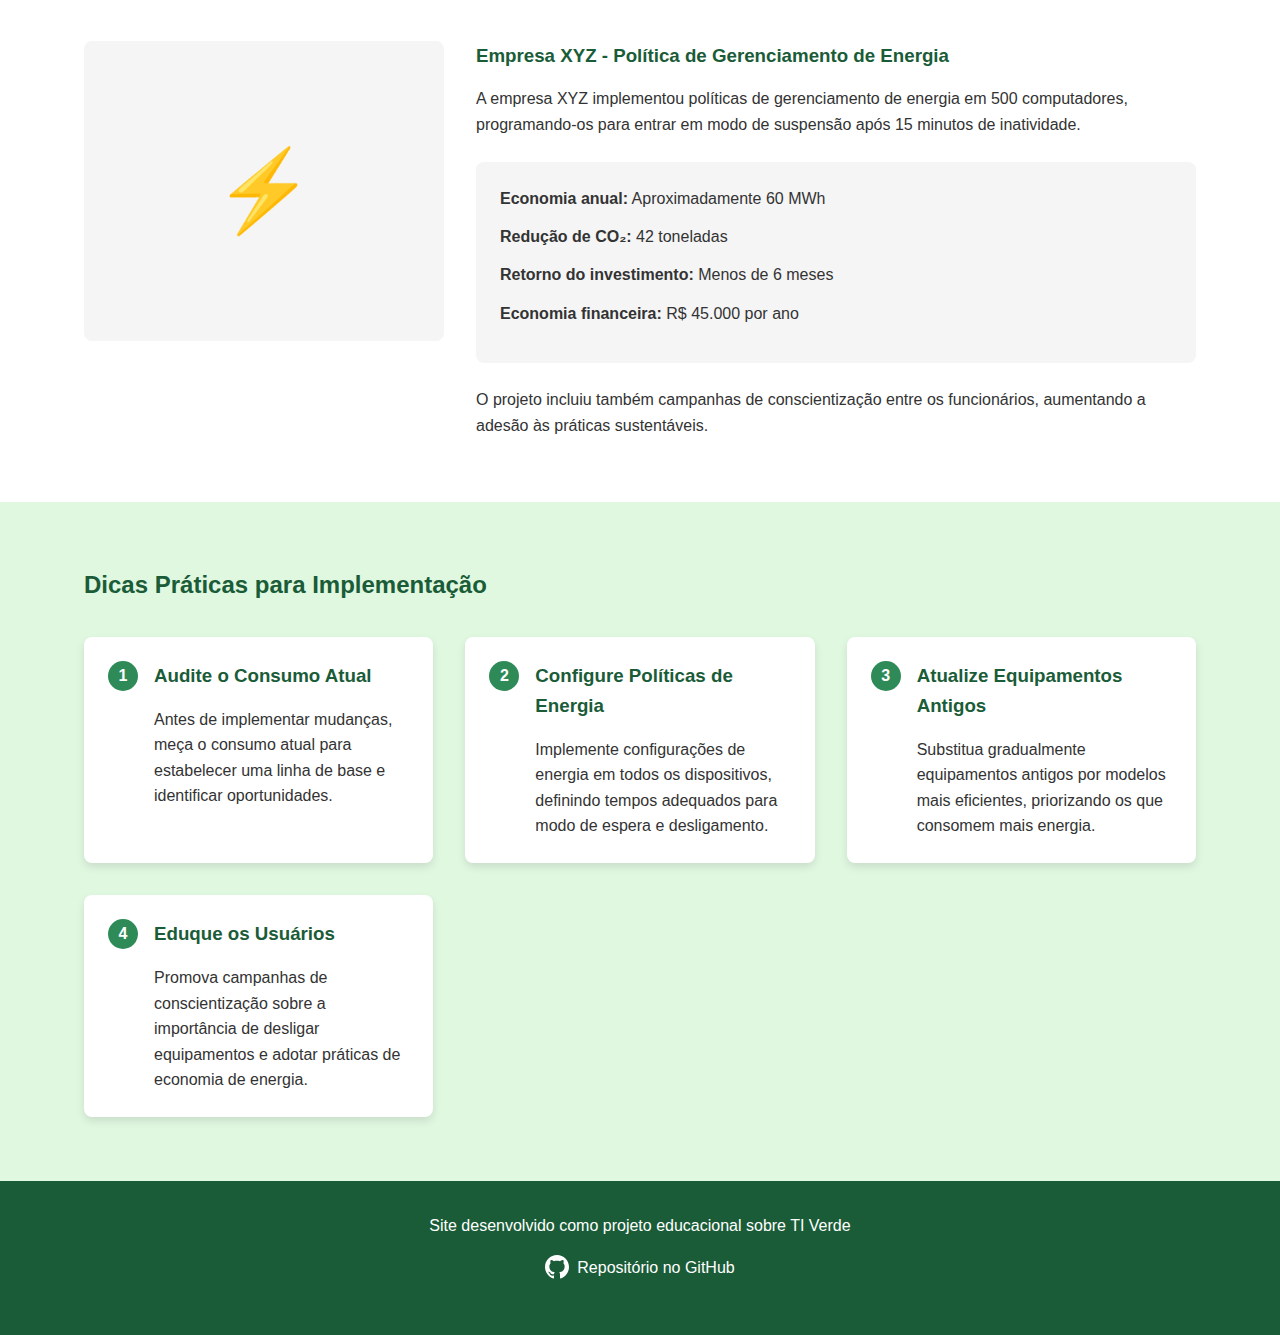
<file: eficiencia-energetica.html>
<!DOCTYPE html>
<html lang="pt-br">
<head>
    <meta charset="UTF-8">
    <meta name="viewport" content="width=device-width, initial-scale=1.0">
    <title>Eficiência Energética - TI Verde</title>
    <link rel="stylesheet" href="css/styles.css">
</head>
<body>
    <header>
        <div class="container">
            <h1>TI Verde</h1>
            <nav>
                <ul>
                    <li><a href="index.html">Início</a></li>
                    <li><a href="ods12.html">ODS 12</a></li>
                    <li><a href="dados.html">Dados</a></li>
                    <li class="dropdown">
                        <a href="javascript:void(0)" class="dropbtn">Práticas Sustentáveis</a>
                        <div class="dropdown-content">
                            <a href="eficiencia-energetica.html" class="active">Eficiência Energética</a>
                            <a href="reciclagem-e-lixo.html">Reciclagem de E-lixo</a>
                            <a href="cloud-sustentavel.html">Cloud Computing</a>
                            <a href="datacenters-verdes.html">Data Centers Verdes</a>
                        </div>
                    </li>
                </ul>
            </nav>
        </div>
    </header>

    <main>
        <section class="hero energy-hero">
            <div class="container">
                <h2>Eficiência Energética em TI</h2>
                <p>Estratégias e práticas para reduzir o consumo de energia em equipamentos e infraestruturas de tecnologia, mantendo ou melhorando seu desempenho.</p>
            </div>
        </section>

        <section class="content-section">
            <div class="container">
                <h2>Principais Estratégias</h2>
                <div class="content-grid">
                    <div class="content-item">
                        <h3>Gerenciamento de Energia</h3>
                        <p>Implementação de configurações de economia de energia, hibernação automática e desligamento programado em equipamentos de TI.</p>
                        <p>Políticas bem implementadas podem reduzir o consumo em até 30% sem afetar a produtividade.</p>
                    </div>
                    <div class="content-item">
                        <h3>Hardware Eficiente</h3>
                        <p>Utilização de componentes com certificação Energy Star e design de baixo consumo, como processadores mais eficientes e fontes de alimentação com alto rendimento.</p>
                    </div>
                    <div class="content-item">
                        <h3>Monitoramento de Consumo</h3>
                        <p>Implementação de sistemas que medem e otimizam o uso de energia em tempo real, permitindo identificar áreas de desperdício e oportunidades de melhoria.</p>
                    </div>
                    <div class="content-item">
                        <h3>Consolidação de Equipamentos</h3>
                        <p>Redução do número de dispositivos ativos através de virtualização e compartilhamento, diminuindo o consumo total de energia da infraestrutura.</p>
                    </div>
                </div>
            </div>
        </section>

        <section class="stats-section">
            <div class="container">
                <h2>Benefícios da Eficiência Energética</h2>
                <div class="stats-container">
                    <div class="stat-box">
                        <div class="stat-number">40%</div>
                        <p>Redução potencial no consumo de energia</p>
                    </div>
                    <div class="stat-box">
                        <div class="stat-number">$$$</div>
                        <p>Diminuição significativa nos custos operacionais</p>
                    </div>
                    <div class="stat-box">
                        <div class="stat-number">CO₂</div>
                        <p>Menor emissão de gases de efeito estufa</p>
                    </div>
                    <div class="stat-box">
                        <div class="stat-number">+</div>
                        <p>Aumento da vida útil dos equipamentos</p>
                    </div>
                </div>
            </div>
        </section>

        <section class="case-study">
            <div class="container">
                <h2>Estudo de Caso</h2>
                <div class="case-content">
                    <div class="case-image">
                        <!-- Placeholder para imagem ilustrativa -->
                        <div class="placeholder-image">
                            <div class="energy-icon">⚡</div>
                        </div>
                    </div>
                    <div class="case-text">
                        <h3>Empresa XYZ - Política de Gerenciamento de Energia</h3>
                        <p>A empresa XYZ implementou políticas de gerenciamento de energia em 500 computadores, programando-os para entrar em modo de suspensão após 15 minutos de inatividade.</p>
                        <ul class="case-results">
                            <li><strong>Economia anual:</strong> Aproximadamente 60 MWh</li>
                            <li><strong>Redução de CO₂:</strong> 42 toneladas</li>
                            <li><strong>Retorno do investimento:</strong> Menos de 6 meses</li>
                            <li><strong>Economia financeira:</strong> R$ 45.000 por ano</li>
                        </ul>
                        <p>O projeto incluiu também campanhas de conscientização entre os funcionários, aumentando a adesão às práticas sustentáveis.</p>
                    </div>
                </div>
            </div>
        </section>

        <section class="practical-tips">
            <div class="container">
                <h2>Dicas Práticas para Implementação</h2>
                <div class="tips-grid">
                    <div class="tip-item">
                        <div class="tip-number">1</div>
                        <div class="tip-content">
                            <h3>Audite o Consumo Atual</h3>
                            <p>Antes de implementar mudanças, meça o consumo atual para estabelecer uma linha de base e identificar oportunidades.</p>
                        </div>
                    </div>
                    <div class="tip-item">
                        <div class="tip-number">2</div>
                        <div class="tip-content">
                            <h3>Configure Políticas de Energia</h3>
                            <p>Implemente configurações de energia em todos os dispositivos, definindo tempos adequados para modo de espera e desligamento.</p>
                        </div>
                    </div>
                    <div class="tip-item">
                        <div class="tip-number">3</div>
                        <div class="tip-content">
                            <h3>Atualize Equipamentos Antigos</h3>
                            <p>Substitua gradualmente equipamentos antigos por modelos mais eficientes, priorizando os que consomem mais energia.</p>
                        </div>
                    </div>
                    <div class="tip-item">
                        <div class="tip-number">4</div>
                        <div class="tip-content">
                            <h3>Eduque os Usuários</h3>
                            <p>Promova campanhas de conscientização sobre a importância de desligar equipamentos e adotar práticas de economia de energia.</p>
                        </div>
                    </div>
                </div>
            </div>
        </section>
    </main>

    <footer>
        <div class="container">
            <p>Site desenvolvido como projeto educacional sobre TI Verde</p>
            <p>
                <a href="https://github.com/seu-usuario/projeto-ti-verde" target="_blank">
                    <object data="img/github.svg" type="image/svg+xml" class="github-icon"></object>
                    Repositório no GitHub
                </a>
            </p>
        </div>
    </footer>
</body>
</html>
</file>
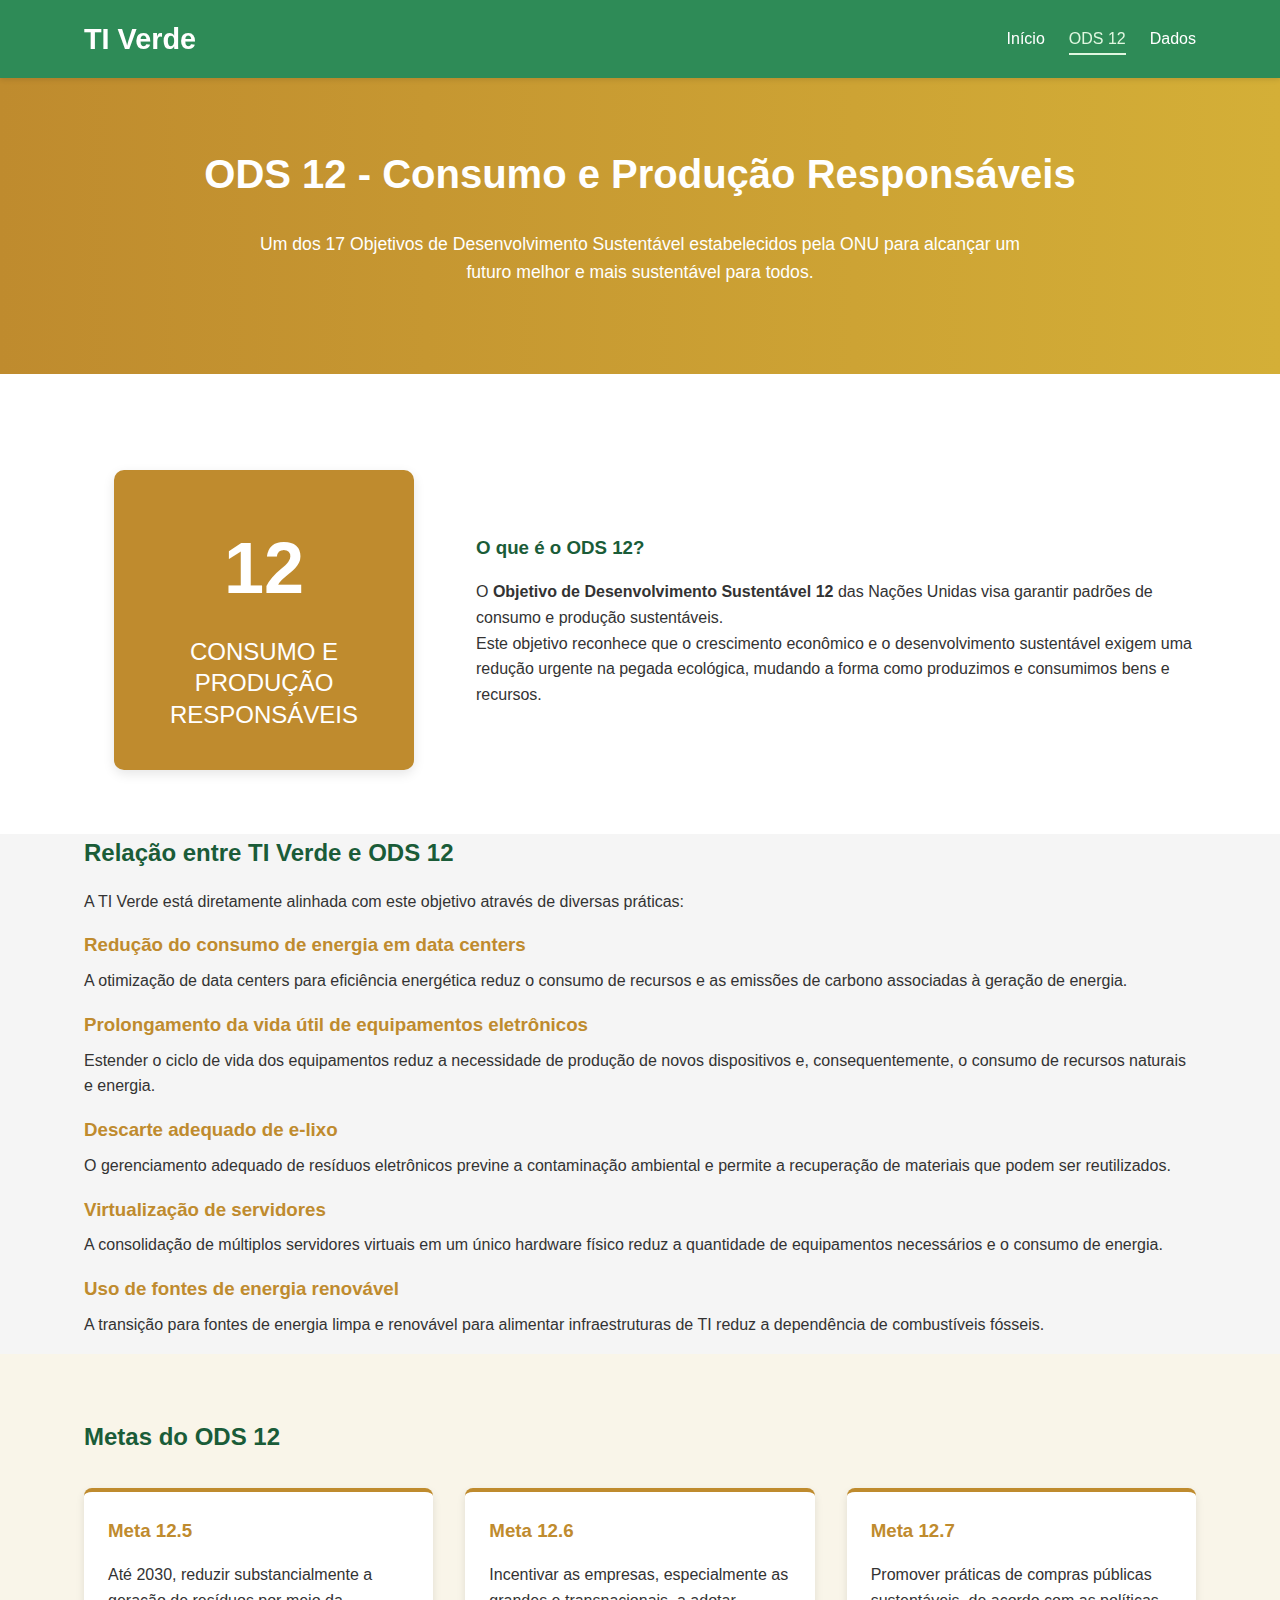
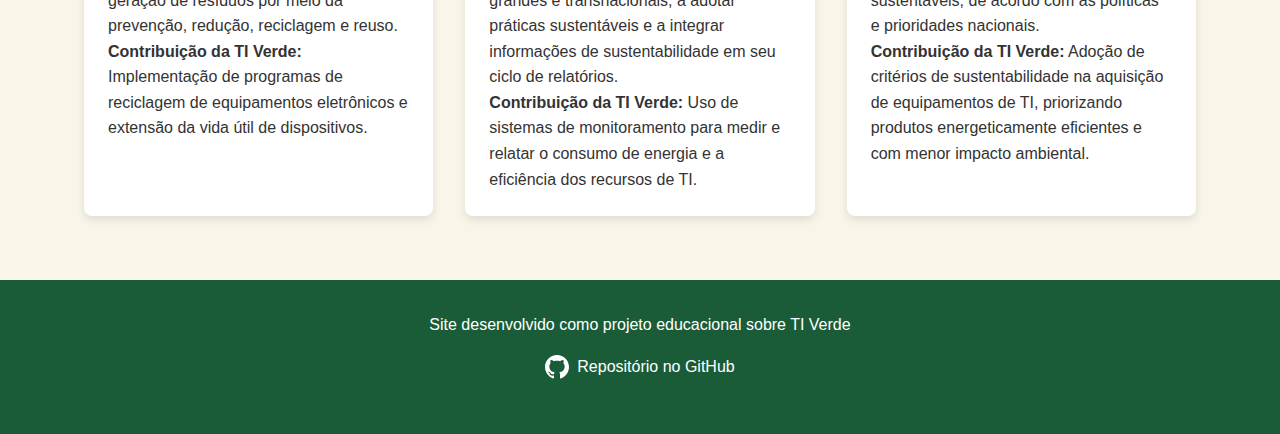
<file: ods12.html>
<!DOCTYPE html>
<html lang="pt-br">
<head>
    <meta charset="UTF-8">
    <meta name="viewport" content="width=device-width, initial-scale=1.0">
    <title>ODS 12 - TI Verde</title>
    <link rel="stylesheet" href="css/styles.css">
</head>
<body>
    <header>
        <div class="container">
            <h1>TI Verde</h1>
            <nav>
                <ul>
                    <li><a href="index.html">Início</a></li>
                    <li><a href="ods12.html" class="active">ODS 12</a></li>
                    <li><a href="dados.html">Dados</a></li>
                </ul>
            </nav>
        </div>
    </header>

    <main>
        <section class="hero ods-hero">
            <div class="container">
                <h2>ODS 12 - Consumo e Produção Responsáveis</h2>
                <p>Um dos 17 Objetivos de Desenvolvimento Sustentável estabelecidos pela ONU para alcançar um futuro melhor e mais sustentável para todos.</p>
            </div>
        </section>

        <section id="ods12" class="ods">
            <div class="container">
                <div class="ods-content">
                    <div class="ods-image">
                        <!-- Placeholder para a imagem do ODS 12 -->
                        <div class="ods-placeholder">
                            <div class="ods-number">12</div>
                            <div class="ods-title">CONSUMO E PRODUÇÃO RESPONSÁVEIS</div>
                        </div>
                    </div>
                    <div class="ods-text">
                        <h3>O que é o ODS 12?</h3>
                        <p>O <strong>Objetivo de Desenvolvimento Sustentável 12</strong> das Nações Unidas visa garantir padrões de consumo e produção sustentáveis.</p>
                        <p>Este objetivo reconhece que o crescimento econômico e o desenvolvimento sustentável exigem uma redução urgente na pegada ecológica, mudando a forma como produzimos e consumimos bens e recursos.</p>
                    </div>
                </div>
            </div>
        </section>

        <section class="ods-details">
            <div class="container">
                <h2>Relação entre TI Verde e ODS 12</h2>
                <p>A TI Verde está diretamente alinhada com este objetivo através de diversas práticas:</p>
                <ul class="ods-list">
                    <li>
                        <h3>Redução do consumo de energia em data centers</h3>
                        <p>A otimização de data centers para eficiência energética reduz o consumo de recursos e as emissões de carbono associadas à geração de energia.</p>
                    </li>
                    <li>
                        <h3>Prolongamento da vida útil de equipamentos eletrônicos</h3>
                        <p>Estender o ciclo de vida dos equipamentos reduz a necessidade de produção de novos dispositivos e, consequentemente, o consumo de recursos naturais e energia.</p>
                    </li>
                    <li>
                        <h3>Descarte adequado de e-lixo</h3>
                        <p>O gerenciamento adequado de resíduos eletrônicos previne a contaminação ambiental e permite a recuperação de materiais que podem ser reutilizados.</p>
                    </li>
                    <li>
                        <h3>Virtualização de servidores</h3>
                        <p>A consolidação de múltiplos servidores virtuais em um único hardware físico reduz a quantidade de equipamentos necessários e o consumo de energia.</p>
                    </li>
                    <li>
                        <h3>Uso de fontes de energia renovável</h3>
                        <p>A transição para fontes de energia limpa e renovável para alimentar infraestruturas de TI reduz a dependência de combustíveis fósseis.</p>
                    </li>
                </ul>
            </div>
        </section>

        <section class="ods-goals">
            <div class="container">
                <h2>Metas do ODS 12</h2>
                <div class="goals-grid">
                    <div class="goal-item">
                        <h3>Meta 12.5</h3>
                        <p>Até 2030, reduzir substancialmente a geração de resíduos por meio da prevenção, redução, reciclagem e reuso.</p>
                        <p><strong>Contribuição da TI Verde:</strong> Implementação de programas de reciclagem de equipamentos eletrônicos e extensão da vida útil de dispositivos.</p>
                    </div>
                    <div class="goal-item">
                        <h3>Meta 12.6</h3>
                        <p>Incentivar as empresas, especialmente as grandes e transnacionais, a adotar práticas sustentáveis e a integrar informações de sustentabilidade em seu ciclo de relatórios.</p>
                        <p><strong>Contribuição da TI Verde:</strong> Uso de sistemas de monitoramento para medir e relatar o consumo de energia e a eficiência dos recursos de TI.</p>
                    </div>
                    <div class="goal-item">
                        <h3>Meta 12.7</h3>
                        <p>Promover práticas de compras públicas sustentáveis, de acordo com as políticas e prioridades nacionais.</p>
                        <p><strong>Contribuição da TI Verde:</strong> Adoção de critérios de sustentabilidade na aquisição de equipamentos de TI, priorizando produtos energeticamente eficientes e com menor impacto ambiental.</p>
                    </div>
                </div>
            </div>
        </section>
    </main>

    <footer>
        <div class="container">
            <p>Site desenvolvido como projeto educacional sobre TI Verde</p>
            <p>
                <a href="https://github.com/seu-usuario/projeto-ti-verde" target="_blank">
                    <object data="img/github.svg" type="image/svg+xml" class="github-icon"></object>
                    Repositório no GitHub
                </a>
            </p>
        </div>
    </footer>
</body>
</html>
</file>
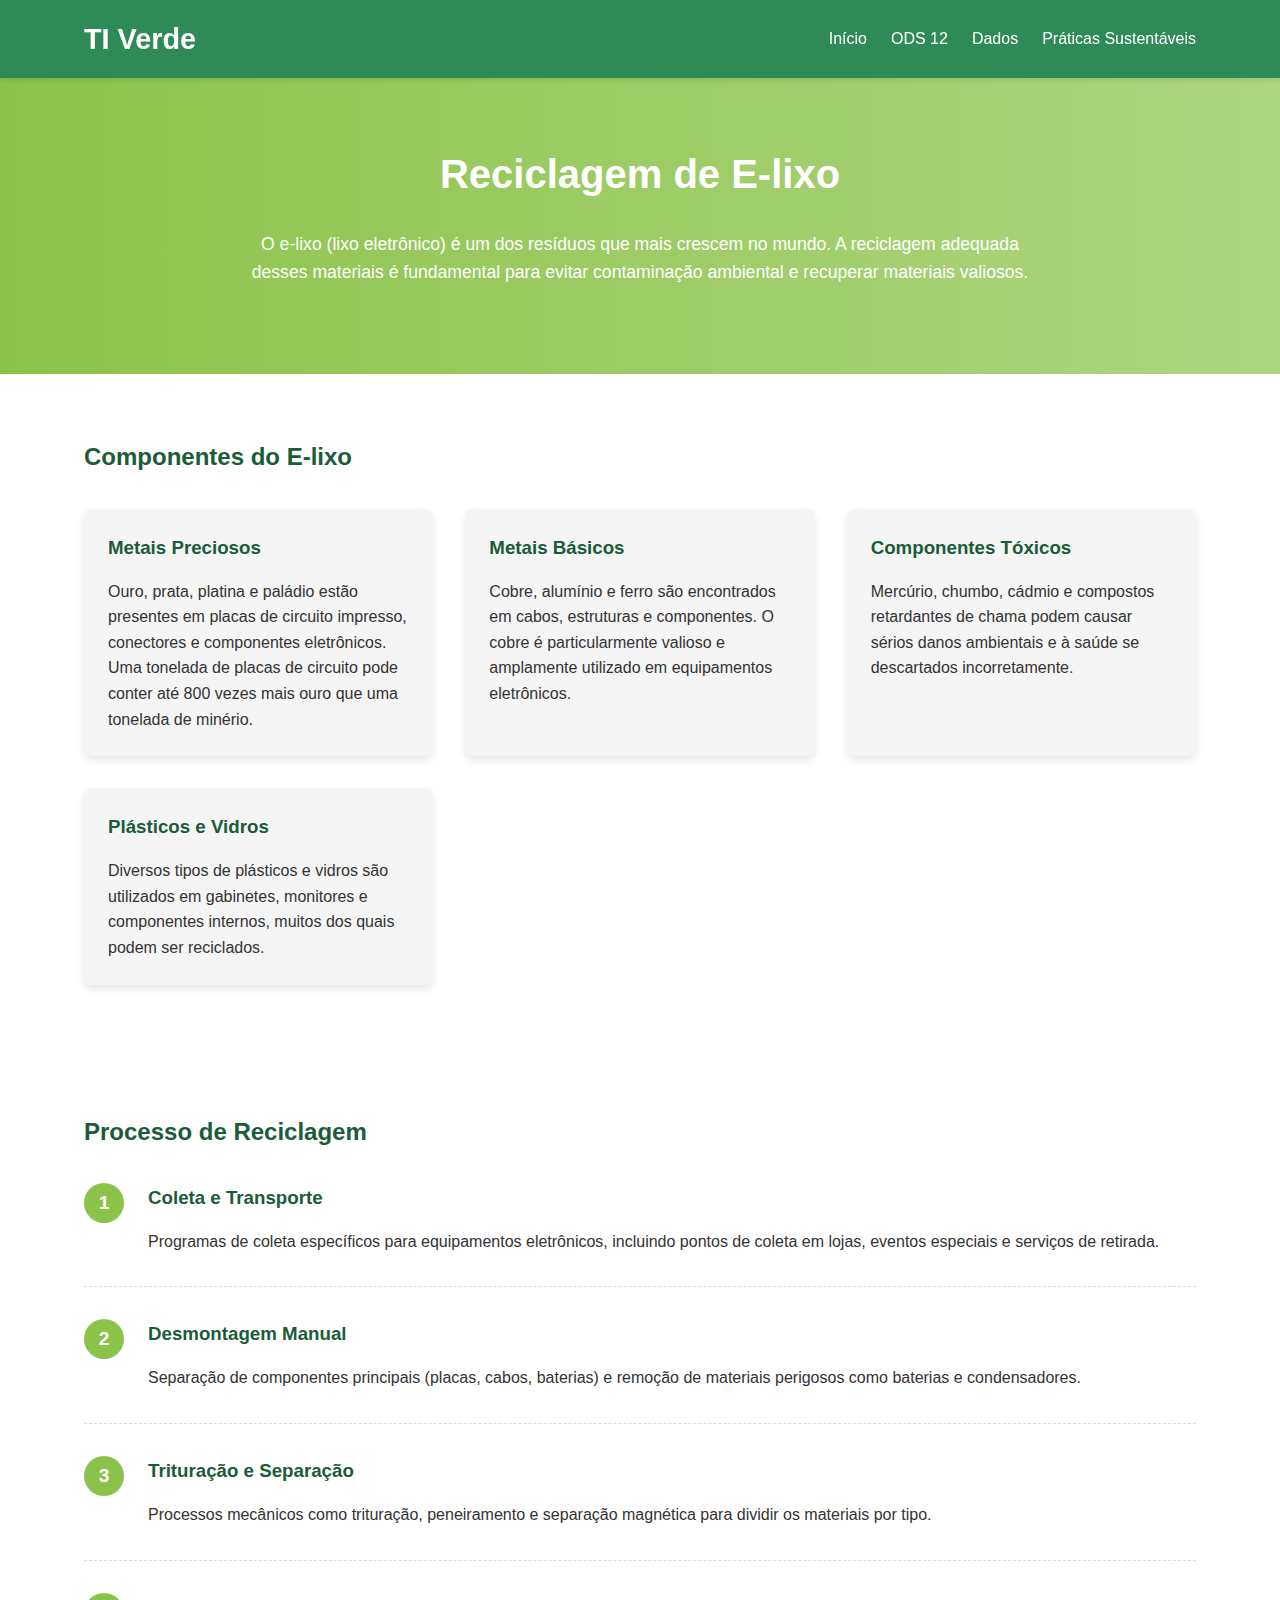
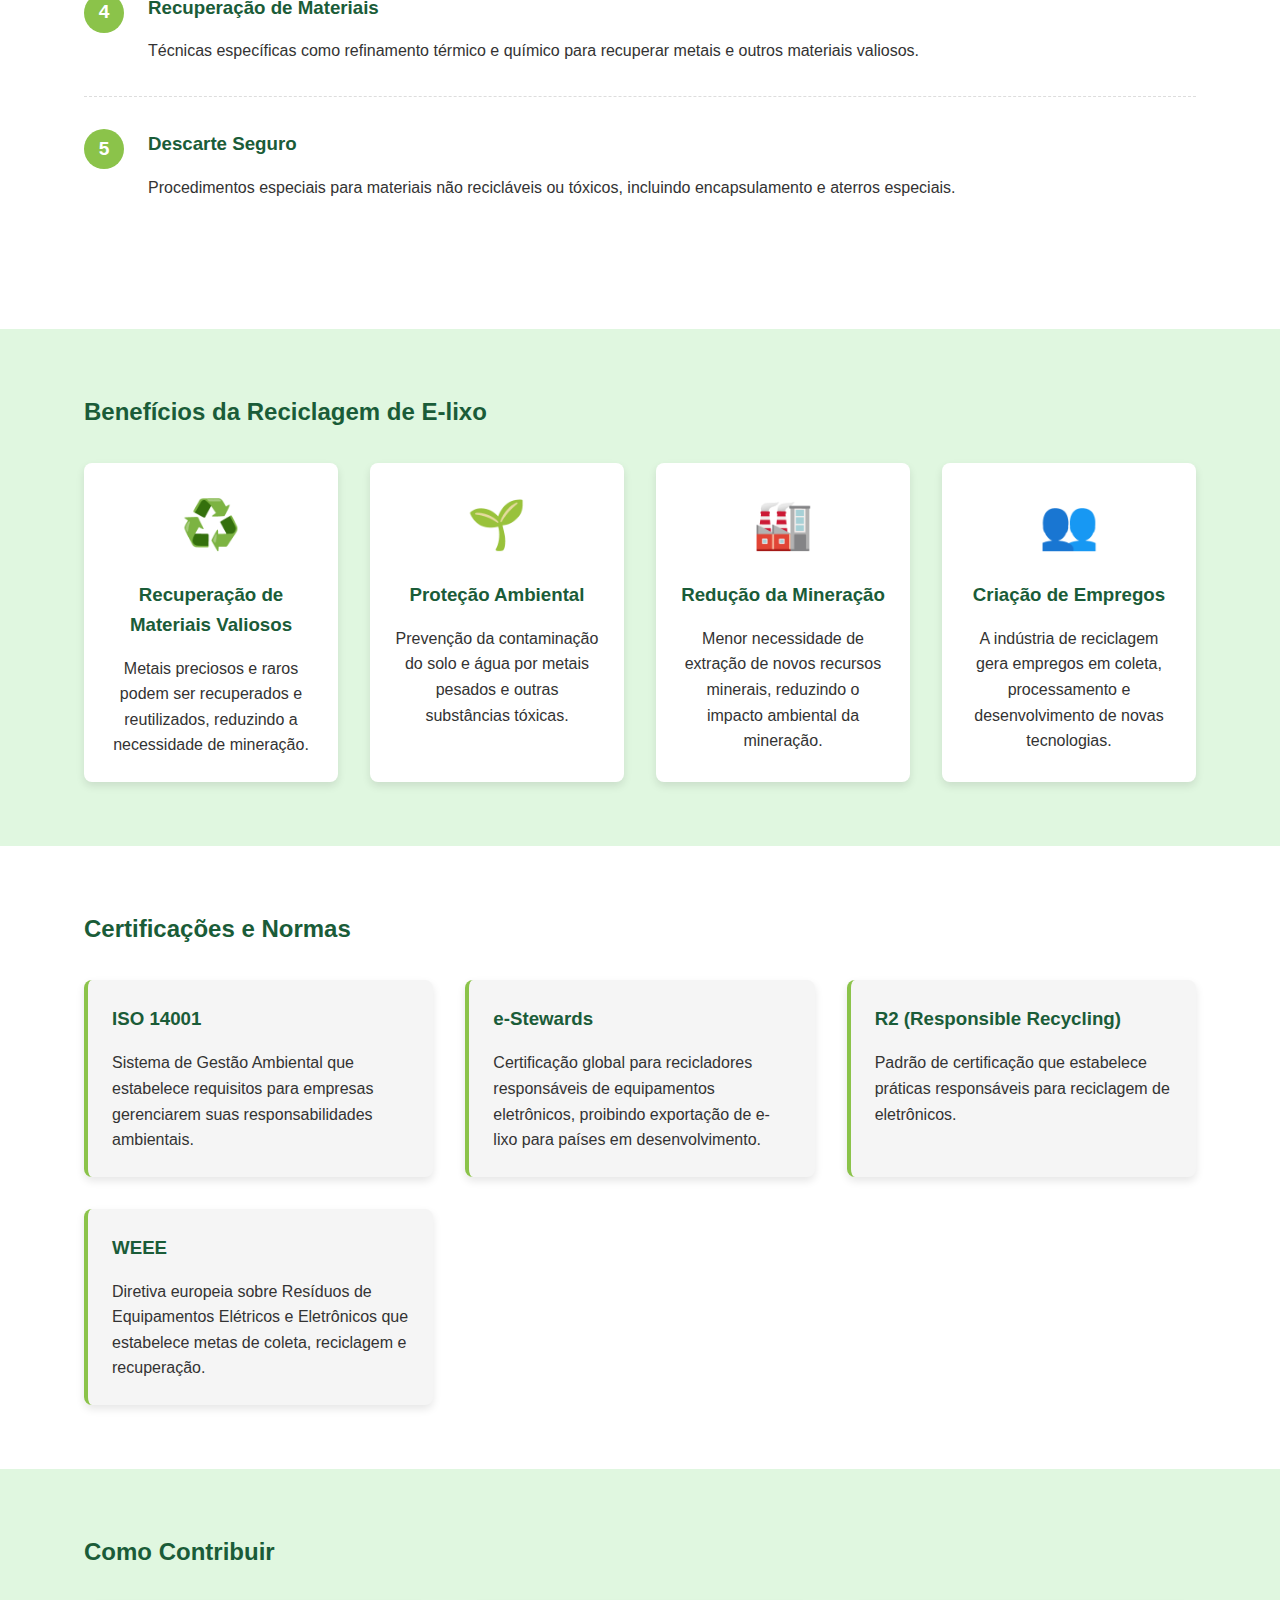
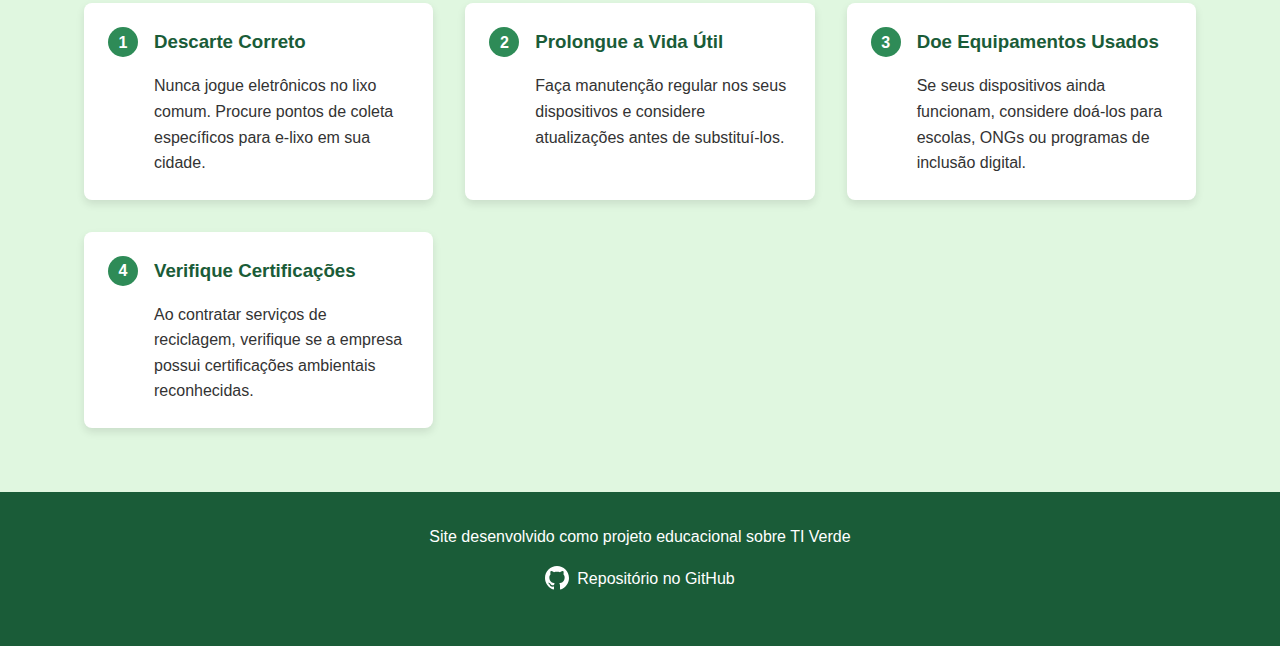
<file: reciclagem-e-lixo.html>
<!DOCTYPE html>
<html lang="pt-br">
<head>
    <meta charset="UTF-8">
    <meta name="viewport" content="width=device-width, initial-scale=1.0">
    <title>Reciclagem de E-lixo - TI Verde</title>
    <link rel="stylesheet" href="css/styles.css">
</head>
<body>
    <header>
        <div class="container">
            <h1>TI Verde</h1>
            <nav>
                <ul>
                    <li><a href="index.html">Início</a></li>
                    <li><a href="ods12.html">ODS 12</a></li>
                    <li><a href="dados.html">Dados</a></li>
                    <li class="dropdown">
                        <a href="javascript:void(0)" class="dropbtn">Práticas Sustentáveis</a>
                        <div class="dropdown-content">
                            <a href="eficiencia-energetica.html">Eficiência Energética</a>
                            <a href="reciclagem-e-lixo.html" class="active">Reciclagem de E-lixo</a>
                            <a href="cloud-sustentavel.html">Cloud Computing</a>
                            <a href="datacenters-verdes.html">Data Centers Verdes</a>
                        </div>
                    </li>
                </ul>
            </nav>
        </div>
    </header>

    <main>
        <section class="hero recycling-hero">
            <div class="container">
                <h2>Reciclagem de E-lixo</h2>
                <p>O e-lixo (lixo eletrônico) é um dos resíduos que mais crescem no mundo. A reciclagem adequada desses materiais é fundamental para evitar contaminação ambiental e recuperar materiais valiosos.</p>
            </div>
        </section>

        <section class="content-section">
            <div class="container">
                <h2>Componentes do E-lixo</h2>
                <div class="content-grid">
                    <div class="content-item">
                        <h3>Metais Preciosos</h3>
                        <p>Ouro, prata, platina e paládio estão presentes em placas de circuito impresso, conectores e componentes eletrônicos.</p>
                        <p>Uma tonelada de placas de circuito pode conter até 800 vezes mais ouro que uma tonelada de minério.</p>
                    </div>
                    <div class="content-item">
                        <h3>Metais Básicos</h3>
                        <p>Cobre, alumínio e ferro são encontrados em cabos, estruturas e componentes. O cobre é particularmente valioso e amplamente utilizado em equipamentos eletrônicos.</p>
                    </div>
                    <div class="content-item">
                        <h3>Componentes Tóxicos</h3>
                        <p>Mercúrio, chumbo, cádmio e compostos retardantes de chama podem causar sérios danos ambientais e à saúde se descartados incorretamente.</p>
                    </div>
                    <div class="content-item">
                        <h3>Plásticos e Vidros</h3>
                        <p>Diversos tipos de plásticos e vidros são utilizados em gabinetes, monitores e componentes internos, muitos dos quais podem ser reciclados.</p>
                    </div>
                </div>
            </div>
        </section>

        <section class="process-section">
            <div class="container">
                <h2>Processo de Reciclagem</h2>
                <div class="process-flow">
                    <div class="process-step">
                        <div class="step-number">1</div>
                        <div class="step-content">
                            <h3>Coleta e Transporte</h3>
                            <p>Programas de coleta específicos para equipamentos eletrônicos, incluindo pontos de coleta em lojas, eventos especiais e serviços de retirada.</p>
                        </div>
                    </div>
                    <div class="process-step">
                        <div class="step-number">2</div>
                        <div class="step-content">
                            <h3>Desmontagem Manual</h3>
                            <p>Separação de componentes principais (placas, cabos, baterias) e remoção de materiais perigosos como baterias e condensadores.</p>
                        </div>
                    </div>
                    <div class="process-step">
                        <div class="step-number">3</div>
                        <div class="step-content">
                            <h3>Trituração e Separação</h3>
                            <p>Processos mecânicos como trituração, peneiramento e separação magnética para dividir os materiais por tipo.</p>
                        </div>
                    </div>
                    <div class="process-step">
                        <div class="step-number">4</div>
                        <div class="step-content">
                            <h3>Recuperação de Materiais</h3>
                            <p>Técnicas específicas como refinamento térmico e químico para recuperar metais e outros materiais valiosos.</p>
                        </div>
                    </div>
                    <div class="process-step">
                        <div class="step-number">5</div>
                        <div class="step-content">
                            <h3>Descarte Seguro</h3>
                            <p>Procedimentos especiais para materiais não recicláveis ou tóxicos, incluindo encapsulamento e aterros especiais.</p>
                        </div>
                    </div>
                </div>
            </div>
        </section>

        <section class="benefits-section">
            <div class="container">
                <h2>Benefícios da Reciclagem de E-lixo</h2>
                <div class="benefits-grid">
                    <div class="benefit-item">
                        <div class="benefit-icon">♻️</div>
                        <h3>Recuperação de Materiais Valiosos</h3>
                        <p>Metais preciosos e raros podem ser recuperados e reutilizados, reduzindo a necessidade de mineração.</p>
                    </div>
                    <div class="benefit-item">
                        <div class="benefit-icon">🌱</div>
                        <h3>Proteção Ambiental</h3>
                        <p>Prevenção da contaminação do solo e água por metais pesados e outras substâncias tóxicas.</p>
                    </div>
                    <div class="benefit-item">
                        <div class="benefit-icon">🏭</div>
                        <h3>Redução da Mineração</h3>
                        <p>Menor necessidade de extração de novos recursos minerais, reduzindo o impacto ambiental da mineração.</p>
                    </div>
                    <div class="benefit-item">
                        <div class="benefit-icon">👥</div>
                        <h3>Criação de Empregos</h3>
                        <p>A indústria de reciclagem gera empregos em coleta, processamento e desenvolvimento de novas tecnologias.</p>
                    </div>
                </div>
            </div>
        </section>

        <section class="certifications-section">
            <div class="container">
                <h2>Certificações e Normas</h2>
                <div class="certifications-list">
                    <div class="certification-item">
                        <h3>ISO 14001</h3>
                        <p>Sistema de Gestão Ambiental que estabelece requisitos para empresas gerenciarem suas responsabilidades ambientais.</p>
                    </div>
                    <div class="certification-item">
                        <h3>e-Stewards</h3>
                        <p>Certificação global para recicladores responsáveis de equipamentos eletrônicos, proibindo exportação de e-lixo para países em desenvolvimento.</p>
                    </div>
                    <div class="certification-item">
                        <h3>R2 (Responsible Recycling)</h3>
                        <p>Padrão de certificação que estabelece práticas responsáveis para reciclagem de eletrônicos.</p>
                    </div>
                    <div class="certification-item">
                        <h3>WEEE</h3>
                        <p>Diretiva europeia sobre Resíduos de Equipamentos Elétricos e Eletrônicos que estabelece metas de coleta, reciclagem e recuperação.</p>
                    </div>
                </div>
            </div>
        </section>

        <section class="tips-section">
            <div class="container">
                <h2>Como Contribuir</h2>
                <div class="tips-grid">
                    <div class="tip-item">
                        <div class="tip-number">1</div>
                        <div class="tip-content">
                            <h3>Descarte Correto</h3>
                            <p>Nunca jogue eletrônicos no lixo comum. Procure pontos de coleta específicos para e-lixo em sua cidade.</p>
                        </div>
                    </div>
                    <div class="tip-item">
                        <div class="tip-number">2</div>
                        <div class="tip-content">
                            <h3>Prolongue a Vida Útil</h3>
                            <p>Faça manutenção regular nos seus dispositivos e considere atualizações antes de substituí-los.</p>
                        </div>
                    </div>
                    <div class="tip-item">
                        <div class="tip-number">3</div>
                        <div class="tip-content">
                            <h3>Doe Equipamentos Usados</h3>
                            <p>Se seus dispositivos ainda funcionam, considere doá-los para escolas, ONGs ou programas de inclusão digital.</p>
                        </div>
                    </div>
                    <div class="tip-item">
                        <div class="tip-number">4</div>
                        <div class="tip-content">
                            <h3>Verifique Certificações</h3>
                            <p>Ao contratar serviços de reciclagem, verifique se a empresa possui certificações ambientais reconhecidas.</p>
                        </div>
                    </div>
                </div>
            </div>
        </section>
    </main>

    <footer>
        <div class="container">
            <p>Site desenvolvido como projeto educacional sobre TI Verde</p>
            <p>
                <a href="https://github.com/seu-usuario/projeto-ti-verde" target="_blank">
                    <object data="img/github.svg" type="image/svg+xml" class="github-icon"></object>
                    Repositório no GitHub
                </a>
            </p>
        </div>
    </footer>
</body>
</html>
</file>
<file: css/styles.css>
/* Cores do Tema */
:root {
    --primary-color: #2e8b57; /* Verde médio */
    --secondary-color: #66cdaa; /* Verde claro */
    --dark-green: #1a5c38; /* Verde escuro para contraste */
    --light-color: #f5f5f5; /* Quase branco */
    --text-color: #333; /* Texto escuro */
    --accent-color: #e0f7e0; /* Verde muito claro para destaques */
    --ods12-color: #bf8b2e; /* Cor do ODS 12 */
    --energy-color: #4caf50; /* Verde para eficiência energética */
    --recycling-color: #8bc34a; /* Verde-limão para reciclagem */
    --cloud-color: #03a9f4; /* Azul para cloud computing */
    --datacenter-color: #009688; /* Verde-azulado para data centers */
}

/* Reset e Estilos Globais */
* {
    margin: 0;
    padding: 0;
    box-sizing: border-box;
}

body {
    font-family: 'Segoe UI', Tahoma, Geneva, Verdana, sans-serif;
    line-height: 1.6;
    color: var(--text-color);
    background-color: var(--light-color);
}

.container {
    width: 90%;
    max-width: 1200px;
    margin: 0 auto;
    padding: 0 20px;
}

h1, h2, h3 {
    color: var(--dark-green);
    margin-bottom: 1rem;
}

a {
    color: var(--primary-color);
    text-decoration: none;
    transition: color 0.3s;
}

a:hover {
    color: var(--dark-green);
}

ul {
    list-style-type: none;
}

/* Hamburger Menu */
.hamburger {
    display: none;
    cursor: pointer;
    background: none;
    border: none;
    padding: 10px;
    z-index: 1000;
}

.hamburger span {
    display: block;
    width: 25px;
    height: 3px;
    margin: 5px 0;
    background-color: white;
    transition: transform 0.3s, opacity 0.3s;
}

/* Transformação do hamburger em X quando ativo */
.hamburger.active span:nth-child(1) {
    transform: rotate(-45deg) translate(-5px, 6px);
}

.hamburger.active span:nth-child(2) {
    opacity: 0;
}

.hamburger.active span:nth-child(3) {
    transform: rotate(45deg) translate(-5px, -6px);
}

/* Header */
header {
    background-color: var(--primary-color);
    color: white;
    padding: 1rem 0;
    box-shadow: 0 2px 5px rgba(0, 0, 0, 0.1);
    position: sticky;
    top: 0;
    z-index: 100;
}

header .container {
    display: flex;
    justify-content: space-between;
    align-items: center;
}

header h1 {
    color: white;
    margin: 0;
    font-size: 1.8rem;
}

nav ul {
    display: flex;
    gap: 1.5rem;
}

nav a {
    color: white;
    font-weight: 500;
    padding: 0.5rem 0;
    position: relative;
}

nav a:hover, nav a.active {
    color: var(--accent-color);
}

nav a::after {
    content: '';
    position: absolute;
    bottom: 0;
    left: 0;
    width: 0;
    height: 2px;
    background-color: var(--accent-color);
    transition: width 0.3s;
}

nav a:hover::after, nav a.active::after {
    width: 100%;
}

/* Dropdown Menu */
.dropdown {
    position: relative;
    display: inline-block;
}

.dropdown-content {
    display: none;
    position: absolute;
    background-color: var(--primary-color);
    min-width: 200px;
    box-shadow: 0 8px 16px rgba(0,0,0,0.2);
    z-index: 1;
    border-radius: 0 0 4px 4px;
}

.dropdown-content a {
    color: white;
    padding: 12px 16px;
    text-decoration: none;
    display: block;
    transition: background-color 0.3s;
}

.dropdown-content a:hover {
    background-color: var(--dark-green);
    color: white;
}

/* Em desktop, mostra dropdown no hover */
@media (min-width: 769px) {
    .dropdown:hover .dropdown-content {
        display: block;
    }
    
    .dropdown:hover .dropbtn {
        color: var(--accent-color);
    }
}

/* Classe para controlar exibição no modo mobile */
.dropdown-active .dropdown-content {
    display: block;
}

.dropdown-active .dropbtn {
    color: var(--accent-color);
}

/* Hero Section */
.hero {
    background: linear-gradient(to right, var(--primary-color), var(--secondary-color));
    color: white;
    padding: 4rem 0;
    text-align: center;
}

.hero h2 {
    color: white;
    font-size: 2.5rem;
    margin-bottom: 1.5rem;
}

.hero p {
    max-width: 800px;
    margin: 0 auto 1.5rem;
    font-size: 1.1rem;
}

/* Variações do Hero */
.ods-hero {
    background: linear-gradient(to right, var(--ods12-color), #d4af37);
}

.data-hero {
    background: linear-gradient(to right, #4682b4, #87ceeb);
}

.energy-hero {
    background: linear-gradient(to right, var(--energy-color), #81c784);
}

.recycling-hero {
    background: linear-gradient(to right, var(--recycling-color), #aed581);
}

.cloud-hero {
    background: linear-gradient(to right, var(--cloud-color), #4fc3f7);
}

.datacenter-hero {
    background: linear-gradient(to right, var(--datacenter-color), #4db6ac);
}

/* Content Section */
.content-section {
    padding: 4rem 0;
    background-color: white;
}

.content-grid {
    display: grid;
    grid-template-columns: repeat(auto-fit, minmax(300px, 1fr));
    gap: 2rem;
    margin-top: 2rem;
}

.content-item {
    background-color: var(--light-color);
    padding: 1.5rem;
    border-radius: 8px;
    box-shadow: 0 4px 8px rgba(0, 0, 0, 0.1);
    transition: transform 0.3s;
}

.content-item:hover {
    transform: translateY(-5px);
}

/* Practices Section */
.practices-section {
    padding: 4rem 0;
    background-color: var(--accent-color);
}

.practices-list {
    list-style-type: none;
    margin-top: 2rem;
}

.practices-list li {
    background-color: white;
    margin-bottom: 1rem;
    padding: 1.5rem;
    border-radius: 8px;
    box-shadow: 0 4px 8px rgba(0, 0, 0, 0.1);
}

.practices-list strong {
    color: var(--primary-color);
    font-size: 1.1rem;
}

/* ODS Section */
.ods {
    padding: 4rem 0;
    background-color: white;
}

.ods-content {
    display: flex;
    align-items: center;
    gap: 2rem;
    margin-top: 2rem;
}

.ods-image {
    flex: 1;
    text-align: center;
}

.ods-image img {
    max-width: 100%;
    height: auto;
    border-radius: 8px;
    box-shadow: 0 4px 12px rgba(0, 0, 0, 0.1);
}

/* Placeholder para ODS 12 */
.ods-placeholder {
    width: 300px;
    height: 300px;
    background-color: var(--ods12-color);
    display: flex;
    flex-direction: column;
    justify-content: center;
    align-items: center;
    color: white;
    text-align: center;
    border-radius: 10px;
    box-shadow: 0 4px 12px rgba(0, 0, 0, 0.1);
    margin: 0 auto;
}

.ods-number {
    font-size: 72px;
    font-weight: bold;
    margin-bottom: 10px;
}

.ods-title {
    font-size: 24px;
    max-width: 80%;
    line-height: 1.3;
}

.ods-text {
    flex: 2;
}

.ods-text ul, .ods-list {
    margin-top: 1rem;
    padding-left: 1.5rem;
    list-style-type: disc;
}

.ods-text li, .ods-list li {
    margin-bottom: 1rem;
}

.ods-list {
    padding: 0;
    list-style-type: none;
}

.ods-list h3 {
    color: var(--ods12-color);
    margin-bottom: 0.5rem;
}

/* ODS Goals Section */
.ods-goals {
    padding: 4rem 0;
    background-color: #f9f5e9;
}

.goals-grid {
    display: grid;
    grid-template-columns: repeat(auto-fit, minmax(300px, 1fr));
    gap: 2rem;
    margin-top: 2rem;
}

.goal-item {
    background-color: white;
    padding: 1.5rem;
    border-radius: 8px;
    box-shadow: 0 4px 8px rgba(0, 0, 0, 0.1);
    border-top: 4px solid var(--ods12-color);
}

.goal-item h3 {
    color: var(--ods12-color);
    margin-bottom: 1rem;
}

/* Charts Section */
.charts {
    padding: 4rem 0;
    background-color: var(--accent-color);
}

.charts h2 {
    text-align: center;
    margin-bottom: 2rem;
}

.charts-container {
    display: flex;
    flex-wrap: wrap;
    gap: 2rem;
    margin-bottom: 3rem;
}

.chart-box {
    background-color: white;
    border-radius: 8px;
    padding: 1.5rem;
    box-shadow: 0 4px 8px rgba(0, 0, 0, 0.1);
    flex: 1;
    min-width: 300px;
}

.chart-box h3 {
    text-align: center;
    margin-bottom: 1.5rem;
}

canvas {
    width: 100% !important;
    height: auto !important;
}

.company-details {
    background-color: white;
    border-radius: 8px;
    padding: 2rem;
    box-shadow: 0 4px 8px rgba(0, 0, 0, 0.1);
}

.company-details h3 {
    text-align: center;
    margin-bottom: 1.5rem;
}

.company-card {
    border: 1px solid #ddd;
    border-radius: 6px;
    padding: 1.5rem;
    margin-bottom: 1rem;
    background-color: white;
    transition: transform 0.3s, box-shadow 0.3s;
}

.company-card:hover {
    transform: translateY(-5px);
    box-shadow: 0 6px 12px rgba(0, 0, 0, 0.1);
}

.company-card h4 {
    color: var(--primary-color);
    margin-bottom: 0.5rem;
    border-bottom: 2px solid var(--secondary-color);
    padding-bottom: 0.5rem;
}

.economy-badge {
    display: inline-block;
    background-color: var(--primary-color);
    color: white;
    padding: 0.3rem 0.7rem;
    border-radius: 20px;
    font-weight: bold;
    margin-top: 0.5rem;
}

/* Data Analysis Section */
.data-analysis {
    padding: 4rem 0;
    background-color: white;
}

.analysis-grid {
    display: grid;
    grid-template-columns: repeat(auto-fit, minmax(300px, 1fr));
    gap: 2rem;
    margin-top: 2rem;
}

.analysis-item {
    background-color: var(--light-color);
    padding: 1.5rem;
    border-radius: 8px;
    box-shadow: 0 4px 8px rgba(0, 0, 0, 0.1);
}

.analysis-item h3 {
    color: #4682b4;
    margin-bottom: 1rem;
}

/* Stats Section */
.stats-section {
    padding: 4rem 0;
    background-color: var(--accent-color);
    text-align: center;
}

.stats-container {
    display: flex;
    flex-wrap: wrap;
    justify-content: center;
    gap: 2rem;
    margin-top: 2rem;
}

.stat-box {
    background-color: white;
    border-radius: 8px;
    padding: 2rem;
    box-shadow: 0 4px 8px rgba(0, 0, 0, 0.1);
    width: 220px;
    transition: transform 0.3s;
}

.stat-box:hover {
    transform: translateY(-5px);
}

.stat-number {
    font-size: 3rem;
    font-weight: bold;
    color: var(--primary-color);
    margin-bottom: 1rem;
}

/* Case Study Section */
.case-study {
    padding: 4rem 0;
    background-color: white;
}

.case-content {
    display: flex;
    flex-wrap: wrap;
    gap: 2rem;
    margin-top: 2rem;
}

.case-image {
    flex: 1;
    min-width: 300px;
}

.case-text {
    flex: 2;
    min-width: 300px;
}

.placeholder-image {
    width: 100%;
    height: 300px;
    background-color: var(--light-color);
    border-radius: 8px;
    display: flex;
    justify-content: center;
    align-items: center;
}

.energy-icon {
    font-size: 5rem;
}

.case-results {
    background-color: var(--light-color);
    border-radius: 8px;
    padding: 1.5rem;
    margin: 1.5rem 0;
    list-style-type: none;
}

.case-results li {
    margin-bottom: 0.8rem;
}

/* Practical Tips Section */
.practical-tips, .tips-section {
    padding: 4rem 0;
    background-color: var(--accent-color);
}

.tips-grid {
    display: grid;
    grid-template-columns: repeat(auto-fit, minmax(280px, 1fr));
    gap: 2rem;
    margin-top: 2rem;
}

.tip-item {
    background-color: white;
    border-radius: 8px;
    padding: 1.5rem;
    box-shadow: 0 4px 8px rgba(0, 0, 0, 0.1);
    display: flex;
    gap: 1rem;
}

.tip-number {
    background-color: var(--primary-color);
    color: white;
    width: 30px;
    height: 30px;
    border-radius: 50%;
    display: flex;
    justify-content: center;
    align-items: center;
    font-weight: bold;
    flex-shrink: 0;
}

.tip-content {
    flex-grow: 1;
}

/* Process Section */
.process-section {
    padding: 4rem 0;
    background-color: white;
}

.process-flow {
    margin-top: 2rem;
}

.process-step {
    display: flex;
    gap: 1.5rem;
    margin-bottom: 2rem;
    padding-bottom: 2rem;
    border-bottom: 1px dashed #ddd;
}

.process-step:last-child {
    border-bottom: none;
}

.step-number {
    background-color: var(--recycling-color);
    color: white;
    width: 40px;
    height: 40px;
    border-radius: 50%;
    display: flex;
    justify-content: center;
    align-items: center;
    font-weight: bold;
    font-size: 1.2rem;
    flex-shrink: 0;
}

.step-content {
    flex-grow: 1;
}

/* Benefits Section */
.benefits-section {
    padding: 4rem 0;
    background-color: var(--accent-color);
}

.benefits-grid {
    display: grid;
    grid-template-columns: repeat(auto-fit, minmax(250px, 1fr));
    gap: 2rem;
    margin-top: 2rem;
}

.benefit-item {
    background-color: white;
    border-radius: 8px;
    padding: 1.5rem;
    text-align: center;
    box-shadow: 0 4px 8px rgba(0, 0, 0, 0.1);
    transition: transform 0.3s;
}

.benefit-item:hover {
    transform: translateY(-5px);
}

.benefit-icon {
    font-size: 3rem;
    margin-bottom: 1rem;
}

/* Certifications Section */
.certifications-section {
    padding: 4rem 0;
    background-color: white;
}

.certifications-list {
    display: grid;
    grid-template-columns: repeat(auto-fit, minmax(280px, 1fr));
    gap: 2rem;
    margin-top: 2rem;
}

.certification-item {
    background-color: var(--light-color);
    border-radius: 8px;
    padding: 1.5rem;
    box-shadow: 0 4px 8px rgba(0, 0, 0, 0.1);
    border-left: 4px solid var(--recycling-color);
}

/* Footer */
footer {
    background-color: var(--dark-green);
    color: white;
    padding: 2rem 0;
    text-align: center;
}

footer p {
    margin-bottom: 1rem;
}

footer a {
    color: white;
    display: inline-flex;
    align-items: center;
    gap: 0.5rem;
}

footer a:hover {
    color: var(--accent-color);
}

.github-icon {
    width: 24px;
    height: 24px;
    vertical-align: middle;
}

/* Responsividade */
@media (max-width: 768px) {
    .ods-content {
        flex-direction: column;
    }
    
    .charts-container {
        flex-direction: column;
    }
    
    header .container {
        flex-direction: row;
        align-items: center;
    }
    
    .ods-placeholder {
        width: 220px;
        height: 220px;
    }
    
    .ods-number {
        font-size: 56px;
    }
    
    .ods-title {
        font-size: 18px;
    }
    
    .content-grid, 
    .goals-grid, 
    .analysis-grid,
    .stats-container,
    .benefits-grid,
    .certifications-list {
        grid-template-columns: 1fr;
    }
    
    .case-content {
        flex-direction: column;
    }
    
    /* Mostrar hamburger */
    .hamburger {
        display: block;
    }
    
    /* Esconder navegação por padrão */
    nav {
        position: absolute;
        top: 100%;
        left: 0;
        width: 100%;
        background-color: var(--primary-color);
        box-shadow: 0 4px 8px rgba(0, 0, 0, 0.2);
        max-height: 0;
        overflow: hidden;
        transition: max-height 0.5s ease;
    }
    
    /* Mostrar navegação quando classe 'menu-open' é adicionada */
    nav.menu-open {
        max-height: 500px;
    }
    
    nav ul {
        flex-direction: column;
        width: 100%;
        padding: 0.5rem 0;
    }
    
    nav ul li {
        width: 100%;
        text-align: center;
        padding: 0.5rem 0;
    }
    
    nav a {
        display: block;
        padding: 0.8rem 0;
    }
    
    .dropdown {
        width: 100%;
    }
    
    .dropdown-content {
        position: static;
        width: 100%;
        box-shadow: none;
        display: none;
        background-color: var(--dark-green);
    }
    
    /* Removendo o comportamento de hover para mobile */
    .dropdown:hover .dropdown-content {
        display: none;
    }
    
    /* Somente exibir o dropdown quando a classe active estiver presente */
    .dropdown-active .dropdown-content {
        display: block;
    }
}
</file>
